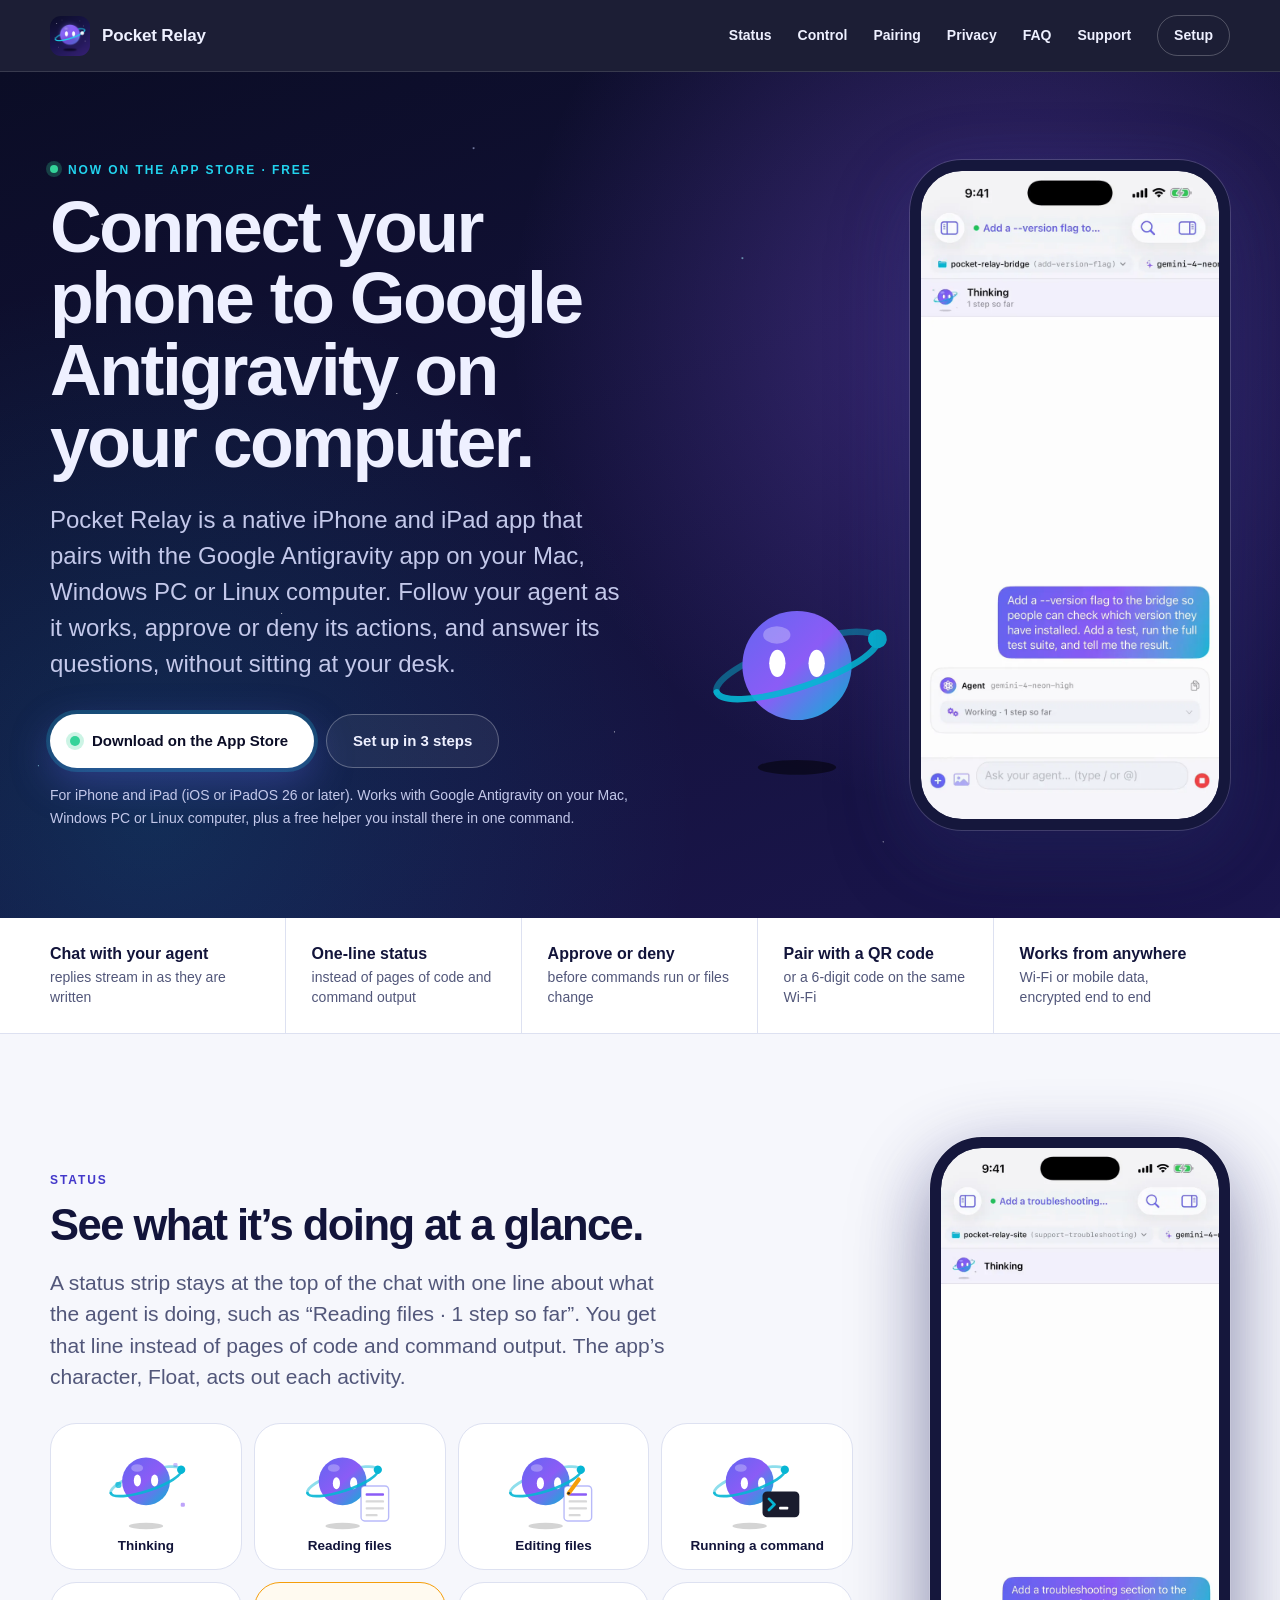
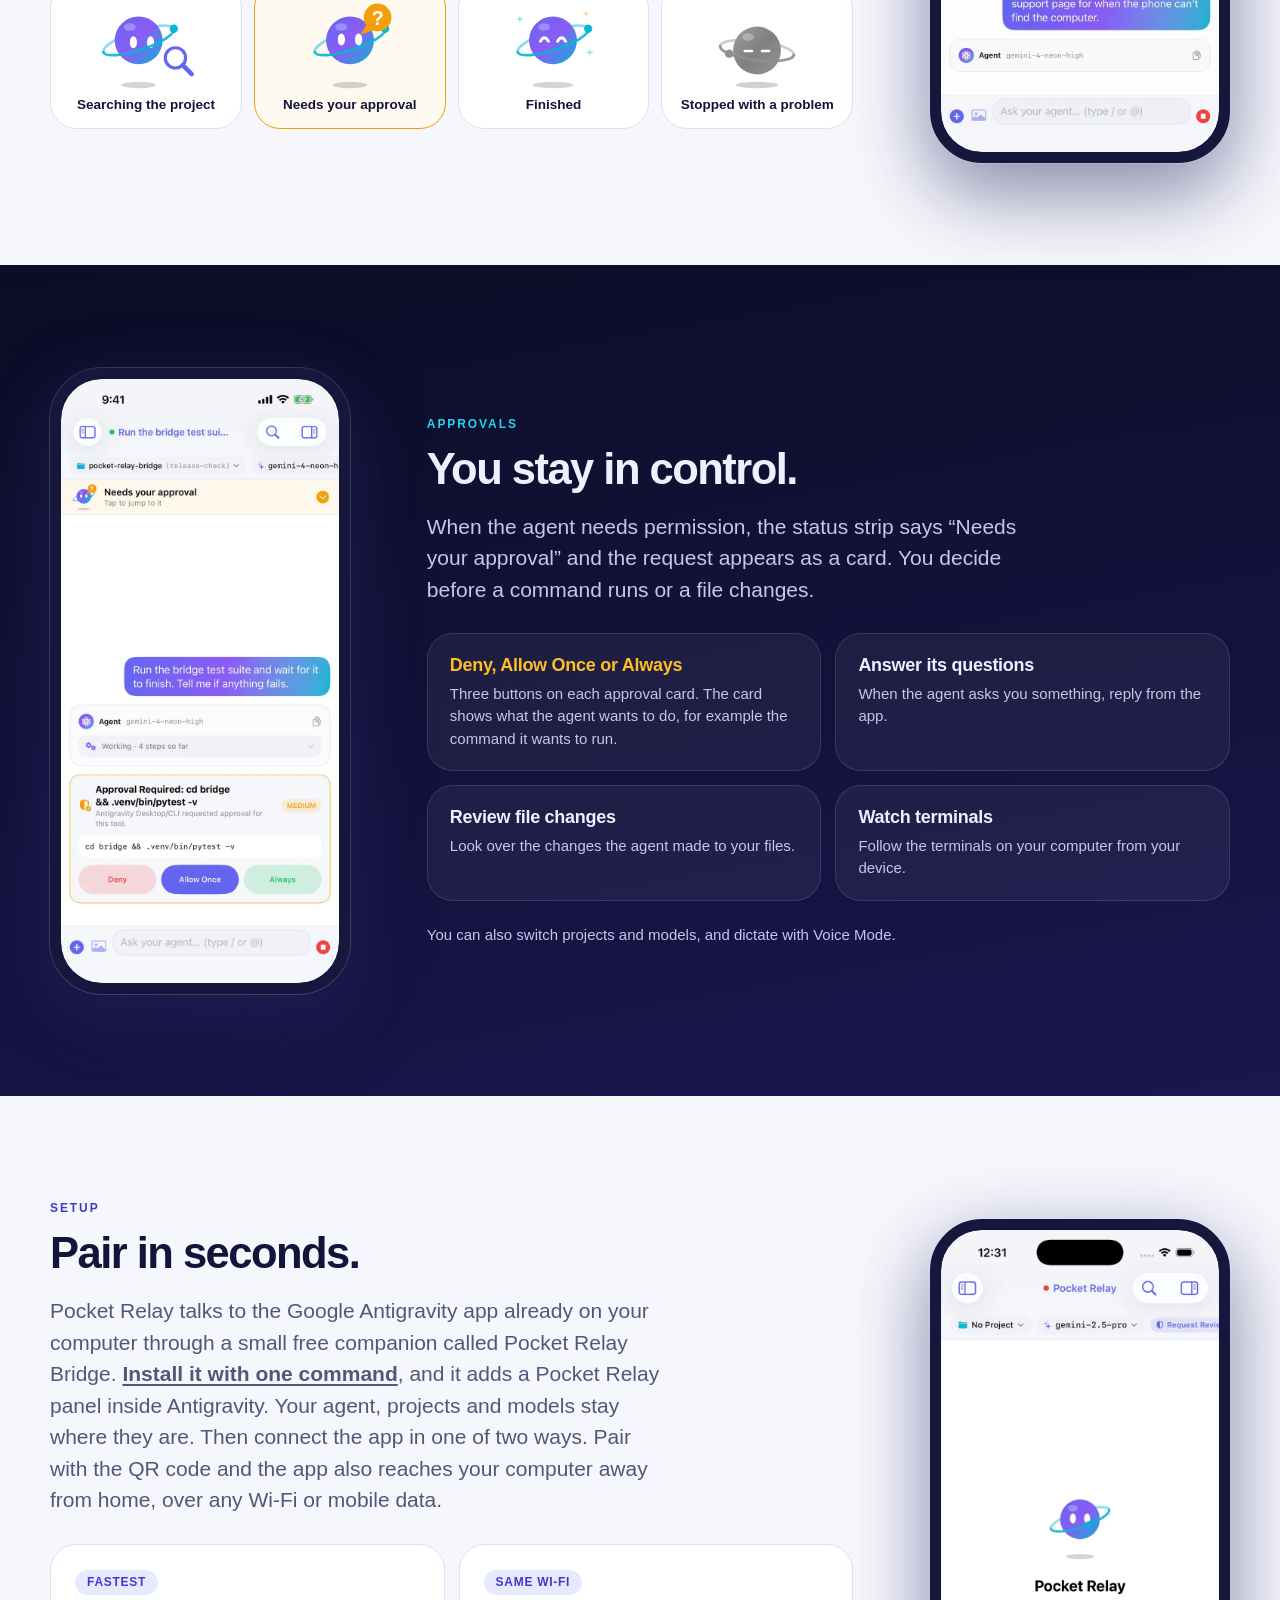
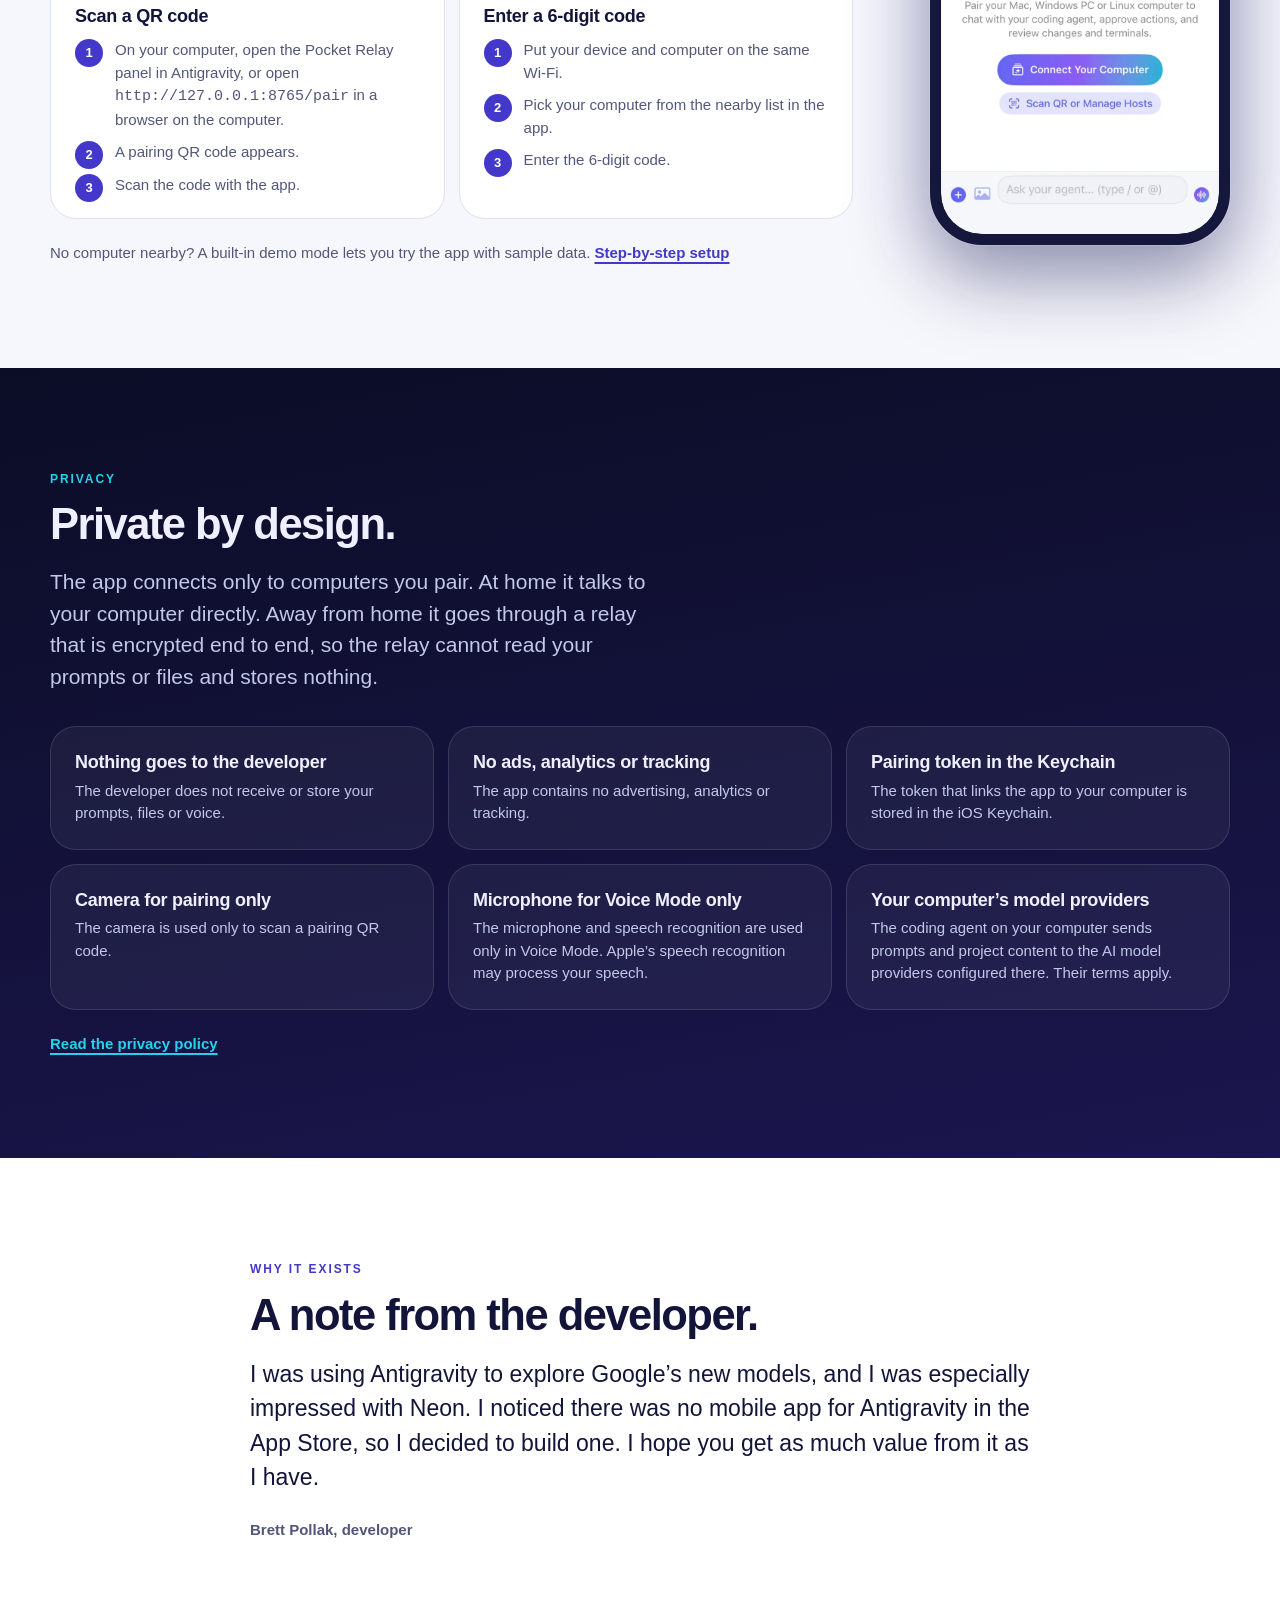
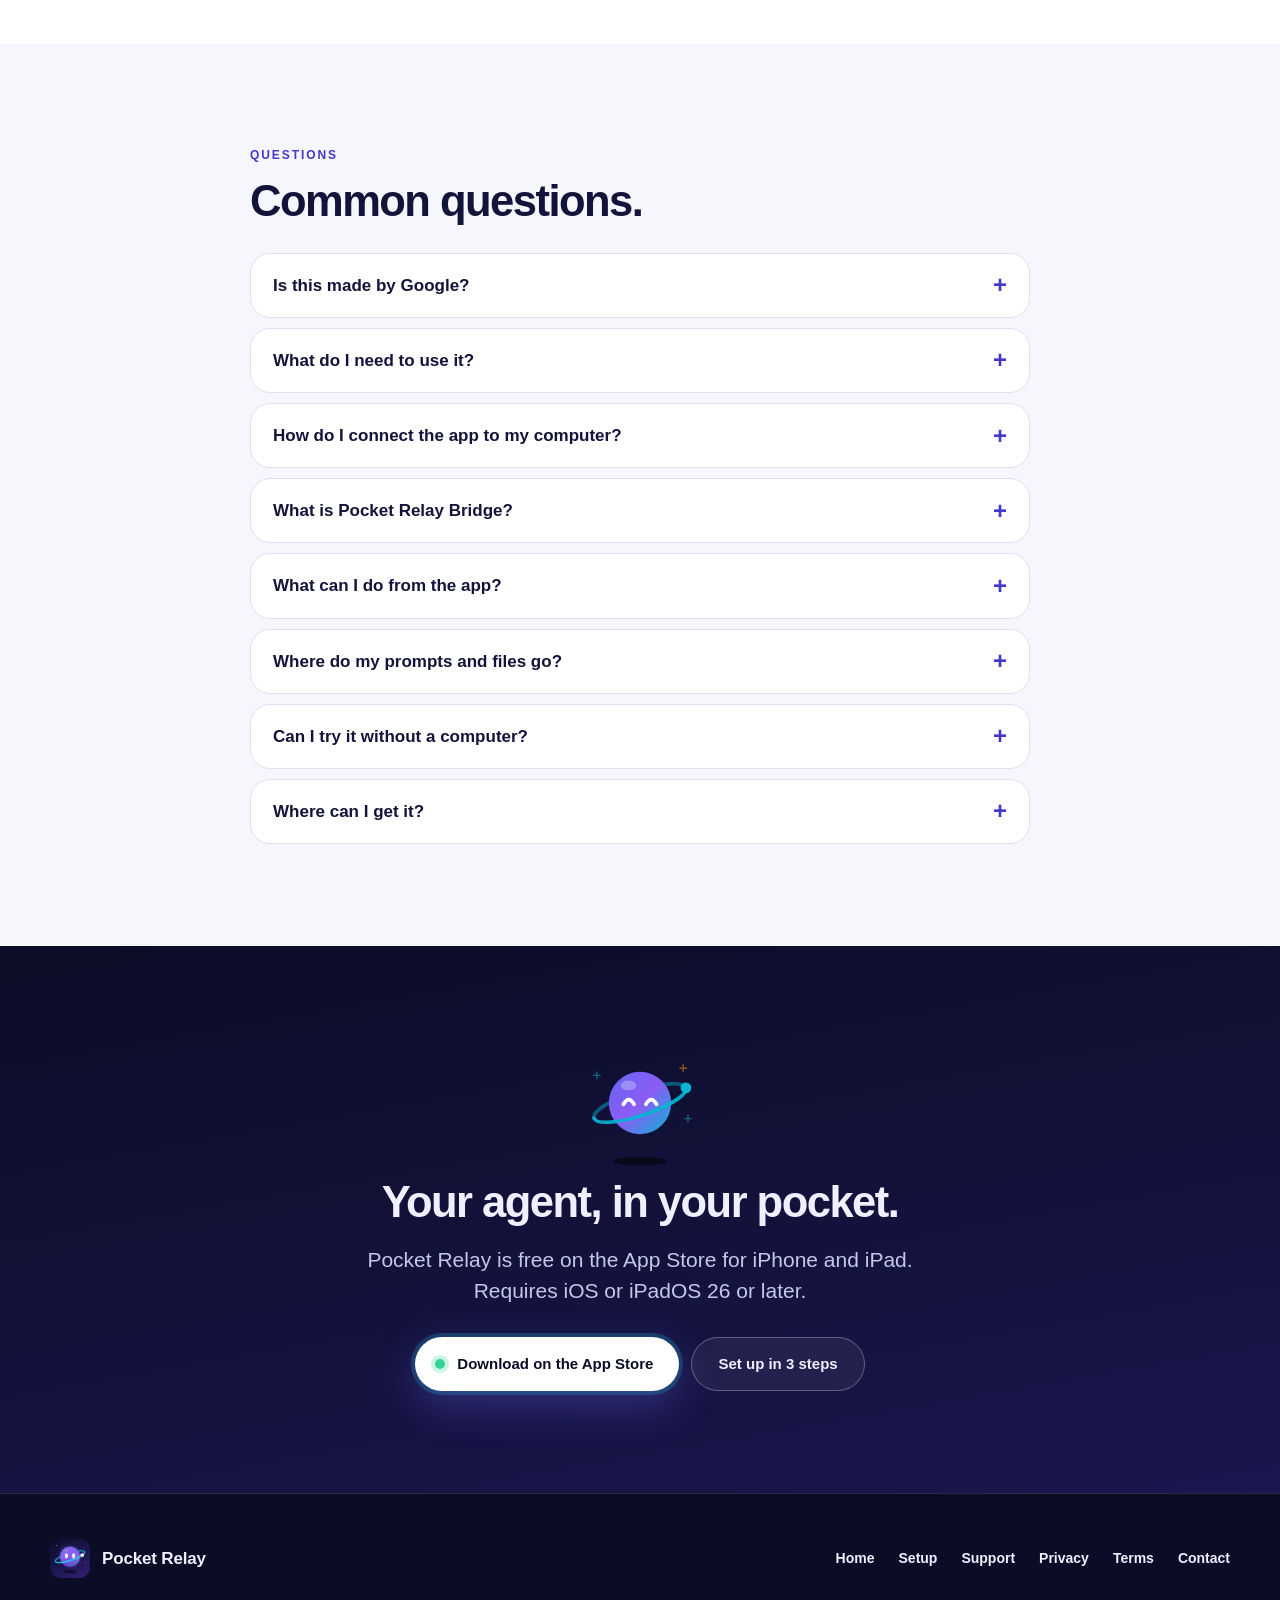
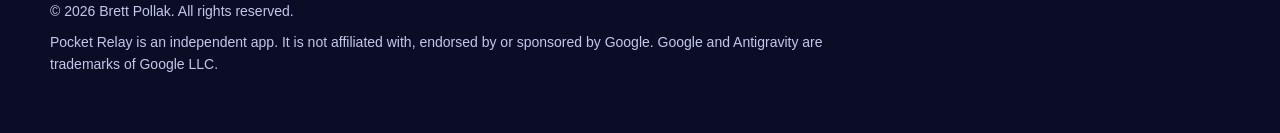
<file: index.html>
<!DOCTYPE html>
<html lang="en">
  <head>
    <meta charset="utf-8">
    <meta name="viewport" content="width=device-width, initial-scale=1">
    <meta name="theme-color" content="#0b0d26">
    <title>Pocket Relay: follow and steer Google Antigravity from iPhone and iPad</title>
    <meta name="description" content="Pocket Relay connects your iPhone or iPad to Google Antigravity running on your own computer. See what your agent is doing, approve or deny its actions, and answer its questions from anywhere. On the App Store for iPhone and iPad.">
    <meta name="robots" content="index, follow">
    <link rel="icon" type="image/png" sizes="64x64" href="assets/favicon.png">
    <link rel="apple-touch-icon" sizes="180x180" href="assets/apple-touch-icon.png">
    <link rel="stylesheet" href="assets/styles.css?v=setup1">

    <!-- SITE BASE URL: https://pocketrelay.app/
         Every absolute URL in this file is inside this block (down to END SITE BASE URL).
         To move the site, replace that base string here and in robots.txt and sitemap.xml. -->
    <link rel="canonical" href="https://pocketrelay.app/">
    <meta property="og:type" content="website">
    <meta property="og:site_name" content="Pocket Relay">
    <meta property="og:title" content="Pocket Relay: follow and steer Google Antigravity from iPhone and iPad">
    <meta property="og:description" content="Pocket Relay connects your iPhone or iPad to Google Antigravity running on your own computer. See what your agent is doing, approve or deny its actions, and answer its questions from anywhere. On the App Store for iPhone and iPad.">
    <meta property="og:url" content="https://pocketrelay.app/">
    <meta property="og:image" content="https://pocketrelay.app/assets/og.png">
    <meta property="og:image:width" content="1200">
    <meta property="og:image:height" content="630">
    <meta property="og:image:alt" content="The Pocket Relay app icon, a round violet character with a cyan ring, beside the name Pocket Relay.">
    <meta name="twitter:card" content="summary_large_image">
    <meta name="twitter:title" content="Pocket Relay: follow and steer Google Antigravity from iPhone and iPad">
    <meta name="twitter:description" content="Pocket Relay connects your iPhone or iPad to Google Antigravity running on your own computer. See what your agent is doing, approve or deny its actions, and answer its questions from anywhere. On the App Store for iPhone and iPad.">
    <meta name="twitter:image" content="https://pocketrelay.app/assets/og.png">
    <meta name="twitter:image:alt" content="The Pocket Relay app icon, a round violet character with a cyan ring, beside the name Pocket Relay.">
    <script type="application/ld+json">
{
  "@context": "https://schema.org",
  "@type": "SoftwareApplication",
  "name": "Pocket Relay",
  "applicationCategory": "DeveloperApplication",
  "operatingSystem": "iOS",
  "description": "A native iPhone and iPad app for following and steering the coding agent running on your own computer. It works with Google Antigravity on a Mac, Windows PC or Linux computer. Pocket Relay is an independent app and is not affiliated with Google.",
  "url": "https://pocketrelay.app/",
  "image": "https://pocketrelay.app/assets/app-icon-1024.png",
  "downloadUrl": "https://apps.apple.com/us/app/pocket-relay-for-antigravity/id6837743748",
  "datePublished": "2026-11-24",
  "offers": {
    "@type": "Offer",
    "price": "0",
    "priceCurrency": "USD"
  },
  "author": {
    "@type": "Person",
    "name": "Brett Pollak"
  }
}
    </script>
    <script type="application/ld+json">
{
  "@context": "https://schema.org",
  "@type": "FAQPage",
  "mainEntity": [
    {
      "@type": "Question",
      "name": "Is this made by Google?",
      "acceptedAnswer": {
        "@type": "Answer",
        "text": "No. Pocket Relay is an independent app. It is not affiliated with, endorsed by or sponsored by Google. Google and Antigravity are trademarks of Google LLC."
      }
    },
    {
      "@type": "Question",
      "name": "What do I need to use it?",
      "acceptedAnswer": {
        "@type": "Answer",
        "text": "An iPhone or iPad running iOS or iPadOS 26 or later, and a Mac, Windows PC or Linux computer running Google Antigravity with the Pocket Relay Bridge companion. The computer must be on, awake and connected to the internet."
      }
    },
    {
      "@type": "Question",
      "name": "How do I connect the app to my computer?",
      "acceptedAnswer": {
        "@type": "Answer",
        "text": "Scan the QR code shown on your computer, which is the fastest way. Or pick a nearby computer on the same Wi‑Fi and enter a 6‑digit code. Codes last 10 minutes."
      }
    },
    {
      "@type": "Question",
      "name": "What is Pocket Relay Bridge?",
      "acceptedAnswer": {
        "@type": "Answer",
        "text": "A small free companion that runs on your computer so the app can connect to Google Antigravity. You install it with one command from the Support page, and it adds a Pocket Relay panel inside Antigravity."
      }
    },
    {
      "@type": "Question",
      "name": "What can I do from the app?",
      "acceptedAnswer": {
        "@type": "Answer",
        "text": "Chat with your agent and see replies stream in, see a one-line status of what it is doing, approve or deny actions, answer the agent's questions, review file changes, watch terminals, switch projects and models, and dictate with Voice Mode."
      }
    },
    {
      "@type": "Question",
      "name": "Where do my prompts and files go?",
      "acceptedAnswer": {
        "@type": "Answer",
        "text": "It connects only to computers you pair: directly on your Wi‑Fi, or through an end-to-end encrypted relay when you are away. The relay cannot read what passes through and stores nothing. The developer does not receive or store your prompts, files or voice. The coding agent on your computer sends prompts and project content to the AI model providers configured on that computer, and their terms apply."
      }
    },
    {
      "@type": "Question",
      "name": "Can I try it without a computer?",
      "acceptedAnswer": {
        "@type": "Answer",
        "text": "Yes. A built-in demo mode lets you try the app with sample data. Nothing runs on a computer in demo mode."
      }
    },
    {
      "@type": "Question",
      "name": "Where can I get it?",
      "acceptedAnswer": {
        "@type": "Answer",
        "text": "Pocket Relay is free on the App Store for iPhone and iPad. It requires iOS or iPadOS 26 or later."
      }
    }
  ]
}
    </script>
    <!-- END SITE BASE URL -->
  </head>
  <body>
    <a class="skip-link" href="#main">Skip to content</a>
    <svg class="visually-hidden" width="0" height="0" aria-hidden="true" focusable="false"><defs><linearGradient id="float-body" x1="0" y1="0" x2="1" y2="1"><stop offset="0" stop-color="#6366f1"/><stop offset="0.5" stop-color="#8b5cf6"/><stop offset="1" stop-color="#06b6d4"/></linearGradient><linearGradient id="float-grey" x1="0" y1="0" x2="1" y2="1"><stop offset="0" stop-color="#9e9e9e"/><stop offset="0.5" stop-color="#808080"/><stop offset="1" stop-color="#949494"/></linearGradient></defs></svg>
    <header class="site-header">
      <a class="brand" href="./" aria-label="Pocket Relay home"><img src="assets/apple-touch-icon.png" width="40" height="40" alt=""><span>Pocket Relay</span></a>
      <nav aria-label="Primary"><a class="nav-anchor" href="#status">Status</a><a class="nav-anchor" href="#control">Control</a><a class="nav-anchor" href="#pairing">Pairing</a><a class="nav-anchor" href="#privacy">Privacy</a><a class="nav-anchor" href="#faq">FAQ</a><a class="nav-anchor" href="support/">Support</a><a class="nav-pill" href="setup/">Setup</a></nav>
    </header>

    <main id="main">
      <section class="hero on-dark">
        <div class="shell hero-grid">
          <div class="hero-copy">
            <p class="eyebrow"><span class="live-dot" aria-hidden="true"></span>Now on the App Store · Free</p>
            <h1>Connect your phone to Google Antigravity on your computer.</h1>
            <p class="lede">Pocket Relay is a native iPhone and iPad app that pairs with the Google Antigravity app on your Mac, Windows PC or Linux computer. Follow your agent as it works, approve or deny its actions, and answer its questions, without sitting at your desk.</p>
            <div class="cta-row"><a class="soon-pill" href="https://apps.apple.com/us/app/pocket-relay-for-antigravity/id6837743748">Download on the App Store</a><a class="button ghost" href="setup/">Set up in 3 steps</a></div><p class="cta-note">For iPhone and iPad (iOS or iPadOS 26 or later). Works with Google Antigravity on your Mac, Windows PC or Linux computer, plus a free helper you install there in one command.</p>
          </div>
          <div class="hero-visual">
            <div class="hero-float"><svg class="float float--idle" viewBox="0 0 100 100" width="100" height="100" aria-hidden="true" focusable="false"><ellipse class="fl-shadow" cx="50" cy="93.5" rx="22" ry="3.5"/><g class="fl-bob"><g transform="translate(50 45) rotate(-18.33)"><path class="fl-ring fl-ring--far" d="M-40.3 0A40.3 10.4 0 0 1 40.3 0"/><g class="fl-moon fl-moon--far"><g class="fl-mx" transform="translate(40.3 0)"><g class="fl-my"><circle r="4.5"/></g></g></g></g><circle cx="50" cy="45" r="26" fill="url(#float-body)"/><ellipse cx="40.38" cy="30.44" rx="6.5" ry="4.16" fill="#fff" fill-opacity="0.28"/><g class="fl-look"><ellipse class="fl-eye" cx="40.64" cy="43.96" rx="3.9" ry="6.5"/><ellipse class="fl-eye" cx="59.36" cy="43.96" rx="3.9" ry="6.5"/></g><g transform="translate(50 45) rotate(-18.33)"><path class="fl-ring fl-ring--near" d="M40.3 0A40.3 10.4 0 0 1 -40.3 0"/><g class="fl-moon fl-moon--near"><g class="fl-mx" transform="translate(40.3 0)"><g class="fl-my"><circle r="4.5"/></g></g></g></g></g></svg></div>
            <div class="phone"><video class="phone-video" width="736" height="1600" autoplay muted loop playsinline preload="auto" poster="assets/video-hero-v2-poster.webp" aria-label="Pocket Relay on iPhone during a real session. The agent is asked to add a --version flag to the Pocket Relay Bridge, add a test and run the test suite. The status strip moves through Thinking and Editing files, one approval card asks to run the tests and is allowed, and the agent finishes: 43 tests passed. The Changes view then shows two changed files and the code diff."><source src="assets/video-hero-v3.mp4" type="video/mp4"></video></div>
          </div>
        </div>
      </section>

      <section class="strip" aria-label="What Pocket Relay does">
        <ul class="shell strip-grid">
          <li><strong>Chat with your agent</strong><span>replies stream in as they are written</span></li>
          <li><strong>One-line status</strong><span>instead of pages of code and command output</span></li>
          <li><strong>Approve or deny</strong><span>before commands run or files change</span></li>
          <li><strong>Pair with a QR code</strong><span>or a 6‑digit code on the same Wi‑Fi</span></li>
          <li><strong>Works from anywhere</strong><span>Wi‑Fi or mobile data, encrypted end to end</span></li>
        </ul>
      </section>

      <section id="status" class="band light">
        <div class="shell feature-grid">
          <div class="feature-copy">
            <p class="eyebrow">Status</p>
            <h2>See what it’s doing at a glance.</h2>
            <p class="lede">A status strip stays at the top of the chat with one line about what the agent is doing, such as “Reading files · 1 step so far”. You get that line instead of pages of code and command output. The app’s character, Float, acts out each activity.</p>
            <ul class="poses" aria-label="What Float shows for each activity"><li><svg class="float float--thinking" viewBox="0 0 100 100" width="100" height="100" aria-hidden="true" focusable="false"><ellipse class="fl-shadow" cx="50" cy="93.5" rx="22" ry="3.5"/><rect class="fl-bit" x="6.75" y="88.75" width="6.5" height="6.5" rx="1.95" fill="#06b6d4" opacity="0" transform="translate(0 -0)" style="animation-delay:-0s"/><rect class="fl-bit" x="87.75" y="89.75" width="4.5" height="4.5" rx="1.35" fill="#8b5cf6" opacity="0.56" transform="translate(0 -21.6)" style="animation-delay:-0.6s"/><rect class="fl-bit" x="16.75" y="88.75" width="6.5" height="6.5" rx="1.95" fill="#06b6d4" opacity="0.74" transform="translate(0 -43.2)" style="animation-delay:-1.2s"/><rect class="fl-bit" x="79.75" y="89.75" width="4.5" height="4.5" rx="1.35" fill="#8b5cf6" opacity="0.42" transform="translate(0 -64.8)" style="animation-delay:-1.8s"/><g class="fl-bob"><g transform="translate(50 45) rotate(-18.33)"><path class="fl-ring fl-ring--far" d="M-40.3 0A40.3 10.4 0 0 1 40.3 0"/><g class="fl-moon fl-moon--far"><g class="fl-mx" transform="translate(40.3 0)"><g class="fl-my"><circle r="4.5"/></g></g></g></g><circle cx="50" cy="45" r="26" fill="url(#float-body)"/><ellipse cx="40.38" cy="30.44" rx="6.5" ry="4.16" fill="#fff" fill-opacity="0.28"/><g class="fl-look"><ellipse class="fl-eye" cx="40.64" cy="43.96" rx="3.9" ry="6.5"/><ellipse class="fl-eye" cx="59.36" cy="43.96" rx="3.9" ry="6.5"/></g><g transform="translate(50 45) rotate(-18.33)"><path class="fl-ring fl-ring--near" d="M40.3 0A40.3 10.4 0 0 1 -40.3 0"/><g class="fl-moon fl-moon--near"><g class="fl-mx" transform="translate(40.3 0)"><g class="fl-my"><circle r="4.5"/></g></g></g></g></g></svg><span>Thinking</span></li><li><svg class="float float--reading" viewBox="0 0 100 100" width="100" height="100" aria-hidden="true" focusable="false"><ellipse class="fl-shadow" cx="42" cy="93.5" rx="22" ry="3.5"/><g class="fl-bob"><g transform="translate(42 45) rotate(-18.33)"><path class="fl-ring fl-ring--far" d="M-40.3 0A40.3 10.4 0 0 1 40.3 0"/><g class="fl-moon fl-moon--far"><g class="fl-mx" transform="translate(40.3 0)"><g class="fl-my"><circle r="4.5"/></g></g></g></g><circle cx="42" cy="45" r="26" fill="url(#float-body)"/><ellipse cx="32.38" cy="30.44" rx="6.5" ry="4.16" fill="#fff" fill-opacity="0.28"/><g class="fl-look" transform="translate(2.6 0)"><ellipse class="fl-eye" cx="32.64" cy="47.08" rx="3.9" ry="6.5"/><ellipse class="fl-eye" cx="51.36" cy="47.08" rx="3.9" ry="6.5"/></g><g transform="translate(42 45) rotate(-18.33)"><path class="fl-ring fl-ring--near" d="M40.3 0A40.3 10.4 0 0 1 -40.3 0"/><g class="fl-moon fl-moon--near"><g class="fl-mx" transform="translate(40.3 0)"><g class="fl-my"><circle r="4.5"/></g></g></g></g></g><g class="fl-prop"><rect x="62" y="50" width="30" height="38" rx="4" fill="#fff" stroke="#6366f1" stroke-opacity="0.45" stroke-width="1.5"/><rect class="fl-line fl-line--first" x="67" y="58" width="20" height="2.5" rx="1" style="animation-delay:0s"/><rect class="fl-line" x="67" y="65.5" width="20" height="2.5" rx="1" style="animation-delay:0.45s"/><rect class="fl-line" x="67" y="73" width="20" height="2.5" rx="1" style="animation-delay:0.91s"/><rect class="fl-line" x="67" y="80.5" width="13" height="2.5" rx="1" style="animation-delay:1.36s"/></g></svg><span>Reading files</span></li><li><svg class="float float--editing" viewBox="0 0 100 100" width="100" height="100" aria-hidden="true" focusable="false"><ellipse class="fl-shadow" cx="42" cy="93.5" rx="22" ry="3.5"/><g class="fl-bob"><g transform="translate(42 45) rotate(-18.33)"><path class="fl-ring fl-ring--far" d="M-40.3 0A40.3 10.4 0 0 1 40.3 0"/><g class="fl-moon fl-moon--far"><g class="fl-mx" transform="translate(40.3 0)"><g class="fl-my"><circle r="4.5"/></g></g></g></g><circle cx="42" cy="45" r="26" fill="url(#float-body)"/><ellipse cx="32.38" cy="30.44" rx="6.5" ry="4.16" fill="#fff" fill-opacity="0.28"/><g class="fl-look" transform="translate(3.64 0)"><ellipse class="fl-eye" cx="32.64" cy="47.08" rx="3.9" ry="6.5"/><ellipse class="fl-eye" cx="51.36" cy="47.08" rx="3.9" ry="6.5"/></g><g transform="translate(42 45) rotate(-18.33)"><path class="fl-ring fl-ring--near" d="M40.3 0A40.3 10.4 0 0 1 -40.3 0"/><g class="fl-moon fl-moon--near"><g class="fl-mx" transform="translate(40.3 0)"><g class="fl-my"><circle r="4.5"/></g></g></g></g></g><g class="fl-prop"><rect x="62" y="50" width="30" height="38" rx="4" fill="#fff" stroke="#6366f1" stroke-opacity="0.45" stroke-width="1.5"/><rect class="fl-line fl-line--first" x="67" y="58" width="20" height="2.5" rx="1" style="animation-delay:0s"/><rect class="fl-line" x="67" y="65.5" width="20" height="2.5" rx="1" style="animation-delay:0.45s"/><rect class="fl-line" x="67" y="73" width="20" height="2.5" rx="1" style="animation-delay:0.91s"/><rect class="fl-line" x="67" y="80.5" width="13" height="2.5" rx="1" style="animation-delay:1.36s"/><g class="fl-pen-y"><g class="fl-pen-x"><path d="M67 58L78 43" fill="none" stroke="#f59e0b" stroke-width="4.5" stroke-linecap="round"/><circle cx="67" cy="58" r="1.5" fill="#333"/></g></g></g></svg><span>Editing files</span></li><li><svg class="float float--command" viewBox="0 0 100 100" width="100" height="100" aria-hidden="true" focusable="false"><ellipse class="fl-shadow" cx="42" cy="93.5" rx="22" ry="3.5"/><g class="fl-bob"><g transform="translate(42 45) rotate(-18.33)"><path class="fl-ring fl-ring--far" d="M-40.3 0A40.3 10.4 0 0 1 40.3 0"/><g class="fl-moon fl-moon--far"><g class="fl-mx" transform="translate(40.3 0)"><g class="fl-my"><circle r="4.5"/></g></g></g></g><circle cx="42" cy="45" r="26" fill="url(#float-body)"/><ellipse cx="32.38" cy="30.44" rx="6.5" ry="4.16" fill="#fff" fill-opacity="0.28"/><g class="fl-look" transform="translate(3.64 0)"><ellipse class="fl-eye" cx="32.64" cy="47.08" rx="3.9" ry="6.5"/><ellipse class="fl-eye" cx="51.36" cy="47.08" rx="3.9" ry="6.5"/></g><g transform="translate(42 45) rotate(-18.33)"><path class="fl-ring fl-ring--near" d="M40.3 0A40.3 10.4 0 0 1 -40.3 0"/><g class="fl-moon fl-moon--near"><g class="fl-mx" transform="translate(40.3 0)"><g class="fl-my"><circle r="4.5"/></g></g></g></g></g><g class="fl-prop"><rect x="56" y="56" width="40" height="28" rx="5" fill="#1a1c2e"/><path d="M63 64L69 70L63 76" fill="none" stroke="#06b6d4" stroke-width="3" stroke-linecap="round" stroke-linejoin="round"/><rect class="fl-cursor" x="74" y="72.5" width="10" height="3" rx="1" fill="#fff"/></g></svg><span>Running a command</span></li><li><svg class="float float--searching" viewBox="0 0 100 100" width="100" height="100" aria-hidden="true" focusable="false"><ellipse class="fl-shadow" cx="42" cy="93.5" rx="22" ry="3.5"/><g class="fl-bob"><g transform="translate(42 45) rotate(-18.33)"><path class="fl-ring fl-ring--far" d="M-40.3 0A40.3 10.4 0 0 1 40.3 0"/><g class="fl-moon fl-moon--far"><g class="fl-mx" transform="translate(40.3 0)"><g class="fl-my"><circle r="4.5"/></g></g></g></g><circle cx="42" cy="45" r="26" fill="url(#float-body)"/><ellipse cx="32.38" cy="30.44" rx="6.5" ry="4.16" fill="#fff" fill-opacity="0.28"/><g class="fl-look" transform="translate(3.64 0)"><ellipse class="fl-eye" cx="32.64" cy="47.08" rx="3.9" ry="6.5"/><ellipse class="fl-eye" cx="51.36" cy="47.08" rx="3.9" ry="6.5"/></g><g transform="translate(42 45) rotate(-18.33)"><path class="fl-ring fl-ring--near" d="M40.3 0A40.3 10.4 0 0 1 -40.3 0"/><g class="fl-moon fl-moon--near"><g class="fl-mx" transform="translate(40.3 0)"><g class="fl-my"><circle r="4.5"/></g></g></g></g></g><g transform="translate(76 64)"><g class="fl-sx" transform="translate(6 0)"><g class="fl-sy"><circle r="11" fill="#fff" fill-opacity="0.75" stroke="#6366f1" stroke-width="3.5"/><path d="M7.92 7.92L17.6 17.6" fill="none" stroke="#6366f1" stroke-width="5" stroke-linecap="round"/></g></g></g></svg><span>Searching the project</span></li><li class="needs-you"><svg class="float float--waiting" viewBox="0 0 100 100" width="100" height="100" aria-hidden="true" focusable="false"><ellipse class="fl-shadow" cx="50" cy="93.5" rx="22" ry="3.5"/><g class="fl-bob"><g transform="translate(50 45) rotate(-18.33)"><path class="fl-ring fl-ring--far" d="M-40.3 0A40.3 10.4 0 0 1 40.3 0"/><g class="fl-moon fl-moon--far"><g class="fl-mx" transform="translate(40.3 0)"><g class="fl-my"><circle r="4.5"/></g></g></g></g><circle cx="50" cy="45" r="26" fill="url(#float-body)"/><ellipse cx="40.38" cy="30.44" rx="6.5" ry="4.16" fill="#fff" fill-opacity="0.28"/><g class="fl-look"><ellipse class="fl-eye" cx="40.64" cy="43.96" rx="3.9" ry="6.5"/><ellipse class="fl-eye" cx="59.36" cy="43.96" rx="3.9" ry="6.5"/></g><g transform="translate(50 45) rotate(-18.33)"><path class="fl-ring fl-ring--near" d="M40.3 0A40.3 10.4 0 0 1 -40.3 0"/><g class="fl-moon fl-moon--near"><g class="fl-mx" transform="translate(40.3 0)"><g class="fl-my"><circle r="4.5"/></g></g></g></g></g><g class="fl-ask"><circle cx="80" cy="20" r="15" fill="#f59e0b"/><path d="M68.75 26.75L61.25 38.75L77.75 33.5Z" fill="#f59e0b"/><text x="80" y="20.5" text-anchor="middle" dominant-baseline="central">?</text></g></svg><span>Needs your approval</span></li><li><svg class="float float--done" viewBox="0 0 100 100" width="100" height="100" aria-hidden="true" focusable="false"><ellipse class="fl-shadow" cx="50" cy="93.5" rx="22" ry="3.5"/><g class="fl-bob"><g transform="translate(50 45) rotate(-18.33)"><path class="fl-ring fl-ring--far" d="M-40.3 0A40.3 10.4 0 0 1 40.3 0"/><g class="fl-moon fl-moon--far"><g class="fl-mx" transform="translate(40.3 0)"><g class="fl-my"><circle r="4.5"/></g></g></g></g><circle cx="50" cy="45" r="26" fill="url(#float-body)"/><ellipse cx="40.38" cy="30.44" rx="6.5" ry="4.16" fill="#fff" fill-opacity="0.28"/><path class="fl-eye-line" stroke-width="3.12" d="M36.22 46.04Q40.64 38.24 45.06 46.04"/><path class="fl-eye-line" stroke-width="3.12" d="M54.94 46.04Q59.36 38.24 63.78 46.04"/><g transform="translate(50 45) rotate(-18.33)"><path class="fl-ring fl-ring--near" d="M40.3 0A40.3 10.4 0 0 1 -40.3 0"/><g class="fl-moon fl-moon--near"><g class="fl-mx" transform="translate(40.3 0)"><g class="fl-my"><circle r="4.5"/></g></g></g></g></g><path class="fl-spark" d="M7 22H21M14 15V29" stroke="#06b6d4" style="transform-origin:14px 22px;animation-delay:-0s"/><path class="fl-spark" d="M79 16H93M86 9V23" stroke="#f59e0b" style="transform-origin:86px 16px;animation-delay:-0.41s"/><path class="fl-spark" d="M83 58H97M90 51V65" stroke="#06b6d4" style="transform-origin:90px 58px;animation-delay:-0.81s"/></svg><span>Finished</span></li><li><svg class="float float--failed" viewBox="0 0 100 100" width="100" height="100" aria-hidden="true" focusable="false"><ellipse class="fl-shadow" cx="50" cy="93.5" rx="22" ry="3.5"/><g class="fl-bob"><g transform="translate(50 56) rotate(6.88)"><path class="fl-ring fl-ring--far" d="M-40.3 0A40.3 10.4 0 0 1 40.3 0"/></g><circle cx="50" cy="56" r="26" fill="url(#float-grey)"/><ellipse cx="40.38" cy="41.44" rx="6.5" ry="4.16" fill="#fff" fill-opacity="0.28"/><path class="fl-eye-line" stroke-width="2.86" d="M36.74 56.52H44.54"/><path class="fl-eye-line" stroke-width="2.86" d="M55.46 56.52H63.26"/><g transform="translate(50 56) rotate(6.88)"><path class="fl-ring fl-ring--near" d="M40.3 0A40.3 10.4 0 0 1 -40.3 0"/><circle class="fl-moon" cx="-29.72" cy="7.02" r="4.5"/></g></g></svg><span>Stopped with a problem</span></li></ul>
          </div>
          <div class="feature-visual">
            <div class="phone"><video class="phone-video" width="736" height="1600" autoplay muted loop playsinline preload="metadata" poster="assets/video-status-v2-poster.webp" aria-label="A real session asking the agent to add a troubleshooting section to the support page. The status strip at the top moves through Thinking, Running a command, Editing files and Finished while the agent works."><source src="assets/video-status-v2.mp4" type="video/mp4"></video></div>
          </div>
        </div>
      </section>

      <section id="control" class="band dark on-dark">
        <div class="shell feature-grid flip">
          <div class="feature-copy">
            <p class="eyebrow">Approvals</p>
            <h2>You stay in control.</h2>
            <p class="lede">When the agent needs permission, the status strip says “Needs your approval” and the request appears as a card. You decide before a command runs or a file changes.</p>
            <div class="points">
              <div class="needs-you"><h3>Deny, Allow Once or Always</h3><p>Three buttons on each approval card. The card shows what the agent wants to do, for example the command it wants to run.</p></div>
              <div><h3>Answer its questions</h3><p>When the agent asks you something, reply from the app.</p></div>
              <div><h3>Review file changes</h3><p>Look over the changes the agent made to your files.</p></div>
              <div><h3>Watch terminals</h3><p>Follow the terminals on your computer from your device.</p></div>
            </div>
            <p class="aside-note">You can also switch projects and models, and dictate with Voice Mode.</p>
          </div>
          <div class="feature-visual">
            <div class="phone"><picture><source type="image/webp" srcset="assets/screen-approval-real.webp"><img src="assets/screen-approval-real.png" width="736" height="1600" loading="lazy" decoding="async" alt="Pocket Relay chat screen during a real test run. The status strip reads Needs your approval, Tap to jump to it. An approval card shows the command cd bridge and .venv/bin/pytest -v with three buttons: Deny, Allow Once and Always."></picture></div>
          </div>
        </div>
      </section>

      <section id="pairing" class="band light">
        <div class="shell feature-grid">
          <div class="feature-copy">
            <p class="eyebrow">Setup</p>
            <h2>Pair in seconds.</h2>
            <p class="lede">Pocket Relay talks to the Google Antigravity app already on your computer through a small free companion called Pocket Relay Bridge. <a href="setup/">Install it with one command</a>, and it adds a Pocket Relay panel inside Antigravity. Your agent, projects and models stay where they are. Then connect the app in one of two ways. Pair with the QR code and the app also reaches your computer away from home, over any Wi‑Fi or mobile data.</p>
            <div class="pair-methods">
              <div>
                <span class="tag">Fastest</span>
                <h3>Scan a QR code</h3>
                <ol class="steps">
                  <li>On your computer, open the Pocket Relay panel in Antigravity, or open <code>http://127.0.0.1:8765/pair</code> in a browser on the computer.</li>
                  <li>A pairing QR code appears.</li>
                  <li>Scan the code with the app.</li>
                </ol>
              </div>
              <div>
                <span class="tag">Same Wi‑Fi</span>
                <h3>Enter a 6‑digit code</h3>
                <ol class="steps">
                  <li>Put your device and computer on the same Wi‑Fi.</li>
                  <li>Pick your computer from the nearby list in the app.</li>
                  <li>Enter the 6‑digit code.</li>
                </ol>
              </div>
            </div>
            <p class="aside-note">No computer nearby? A built-in demo mode lets you try the app with sample data. <a class="text-link" href="setup/">Step-by-step setup</a></p>
          </div>
          <div class="feature-visual">
            <div class="phone"><picture><source type="image/webp" srcset="assets/screen-welcome.webp"><img src="assets/screen-welcome.png" width="736" height="1600" loading="lazy" decoding="async" alt="Pocket Relay welcome screen showing the Float character and the heading Connect Your Computer."></picture></div>
          </div>
        </div>
      </section>

      <section id="privacy" class="band dark on-dark">
        <div class="shell">
          <div class="privacy-head">
            <p class="eyebrow">Privacy</p>
            <h2>Private by design.</h2>
            <p class="lede">The app connects only to computers you pair. At home it talks to your computer directly. Away from home it goes through a relay that is encrypted end to end, so the relay cannot read your prompts or files and stores nothing.</p>
          </div>
          <div class="privacy-grid">
            <div><h3>Nothing goes to the developer</h3><p>The developer does not receive or store your prompts, files or voice.</p></div>
            <div><h3>No ads, analytics or tracking</h3><p>The app contains no advertising, analytics or tracking.</p></div>
            <div><h3>Pairing token in the Keychain</h3><p>The token that links the app to your computer is stored in the iOS Keychain.</p></div>
            <div><h3>Camera for pairing only</h3><p>The camera is used only to scan a pairing QR code.</p></div>
            <div><h3>Microphone for Voice Mode only</h3><p>The microphone and speech recognition are used only in Voice Mode. Apple’s speech recognition may process your speech.</p></div>
            <div><h3>Your computer’s model providers</h3><p>The coding agent on your computer sends prompts and project content to the AI model providers configured there. Their terms apply.</p></div>
          </div>
          <p class="aside-note"><a class="text-link" href="privacy/">Read the privacy policy</a></p>
        </div>
      </section>

      <section id="why" class="band white">
        <div class="shell narrow why">
          <p class="eyebrow">Why it exists</p>
          <h2>A note from the developer.</h2>
          <p class="note">I was using Antigravity to explore Google’s new models, and I was especially impressed with Neon. I noticed there was no mobile app for Antigravity in the App Store, so I decided to build one. I hope you get as much value from it as I have.</p>
          <p class="signature">Brett Pollak, developer</p>
        </div>
      </section>

      <section id="faq" class="band light">
        <div class="shell narrow">
          <p class="eyebrow">Questions</p>
          <h2>Common questions.</h2>
          <div class="faq-list"><details><summary>Is this made by Google?</summary><p>No. Pocket Relay is an independent app. It is not affiliated with, endorsed by or sponsored by Google. Google and Antigravity are trademarks of Google LLC.</p></details><details><summary>What do I need to use it?</summary><p>An iPhone or iPad running iOS or iPadOS 26 or later, and a Mac, Windows PC or Linux computer running Google Antigravity with the Pocket Relay Bridge companion. The computer must be on, awake and connected to the internet.</p></details><details><summary>How do I connect the app to my computer?</summary><p>Scan the QR code shown on your computer, which is the fastest way. Or pick a nearby computer on the same Wi‑Fi and enter a 6‑digit code. Codes last 10 minutes.</p></details><details><summary>What is Pocket Relay Bridge?</summary><p>A small free companion that runs on your computer so the app can connect to Google Antigravity. You <a href="setup/">install it with one command</a>, and it adds a Pocket Relay panel inside Antigravity.</p></details><details><summary>What can I do from the app?</summary><p>Chat with your agent and see replies stream in, see a one-line status of what it is doing, approve or deny actions, answer the agent&#x27;s questions, review file changes, watch terminals, switch projects and models, and dictate with Voice Mode.</p></details><details><summary>Where do my prompts and files go?</summary><p>It connects only to computers you pair: directly on your Wi‑Fi, or through an end-to-end encrypted relay when you are away. The relay cannot read what passes through and stores nothing. The developer does not receive or store your prompts, files or voice. The coding agent on your computer sends prompts and project content to the AI model providers configured on that computer, and their terms apply.</p></details><details><summary>Can I try it without a computer?</summary><p>Yes. A built-in demo mode lets you try the app with sample data. Nothing runs on a computer in demo mode.</p></details><details><summary>Where can I get it?</summary><p>Pocket Relay is free on the App Store for iPhone and iPad. It requires iOS or iPadOS 26 or later.</p></details></div>
        </div>
      </section>

      <section class="band dark on-dark closing">
        <div class="shell">
          <div class="closing-float"><svg class="float float--done" viewBox="0 0 100 100" width="100" height="100" aria-hidden="true" focusable="false"><ellipse class="fl-shadow" cx="50" cy="93.5" rx="22" ry="3.5"/><g class="fl-bob"><g transform="translate(50 45) rotate(-18.33)"><path class="fl-ring fl-ring--far" d="M-40.3 0A40.3 10.4 0 0 1 40.3 0"/><g class="fl-moon fl-moon--far"><g class="fl-mx" transform="translate(40.3 0)"><g class="fl-my"><circle r="4.5"/></g></g></g></g><circle cx="50" cy="45" r="26" fill="url(#float-body)"/><ellipse cx="40.38" cy="30.44" rx="6.5" ry="4.16" fill="#fff" fill-opacity="0.28"/><path class="fl-eye-line" stroke-width="3.12" d="M36.22 46.04Q40.64 38.24 45.06 46.04"/><path class="fl-eye-line" stroke-width="3.12" d="M54.94 46.04Q59.36 38.24 63.78 46.04"/><g transform="translate(50 45) rotate(-18.33)"><path class="fl-ring fl-ring--near" d="M40.3 0A40.3 10.4 0 0 1 -40.3 0"/><g class="fl-moon fl-moon--near"><g class="fl-mx" transform="translate(40.3 0)"><g class="fl-my"><circle r="4.5"/></g></g></g></g></g><path class="fl-spark" d="M7 22H21M14 15V29" stroke="#06b6d4" style="transform-origin:14px 22px;animation-delay:-0s"/><path class="fl-spark" d="M79 16H93M86 9V23" stroke="#f59e0b" style="transform-origin:86px 16px;animation-delay:-0.41s"/><path class="fl-spark" d="M83 58H97M90 51V65" stroke="#06b6d4" style="transform-origin:90px 58px;animation-delay:-0.81s"/></svg></div>
          <h2>Your agent, in your pocket.</h2>
          <p class="lede">Pocket Relay is free on the App Store for iPhone and iPad. Requires iOS or iPadOS 26 or later.</p>
          <div class="cta-row"><a class="soon-pill" href="https://apps.apple.com/us/app/pocket-relay-for-antigravity/id6837743748">Download on the App Store</a><a class="button ghost" href="setup/">Set up in 3 steps</a></div>
        </div>
      </section>
    </main>
    <footer class="site-footer">
      <div class="shell">
        <div class="footer-top">
          <a class="brand" href="./" aria-label="Pocket Relay home"><img src="assets/apple-touch-icon.png" width="40" height="40" alt="" loading="lazy"><span>Pocket Relay</span></a>
          <nav aria-label="Footer"><a href="./">Home</a><a href="setup/">Setup</a><a href="support/">Support</a><a href="privacy/">Privacy</a><a href="terms/">Terms</a><a href="mailto:brettcpollak@gmail.com">Contact</a></nav>
        </div>
        <p>&copy; 2026 Brett Pollak. All rights reserved.</p>
        <p>Pocket Relay is an independent app. It is not affiliated with, endorsed by or sponsored by Google. Google and Antigravity are trademarks of Google LLC.</p>
      </div>
    </footer>
    <script>
      (function () {
        if (!window.matchMedia || !window.matchMedia("(prefers-reduced-motion: reduce)").matches) return;
        document.querySelectorAll("video.phone-video").forEach(function (v) {
          v.removeAttribute("autoplay"); v.pause(); v.controls = true;
        });
      })();
    </script>
  </body>
</html>
</file>
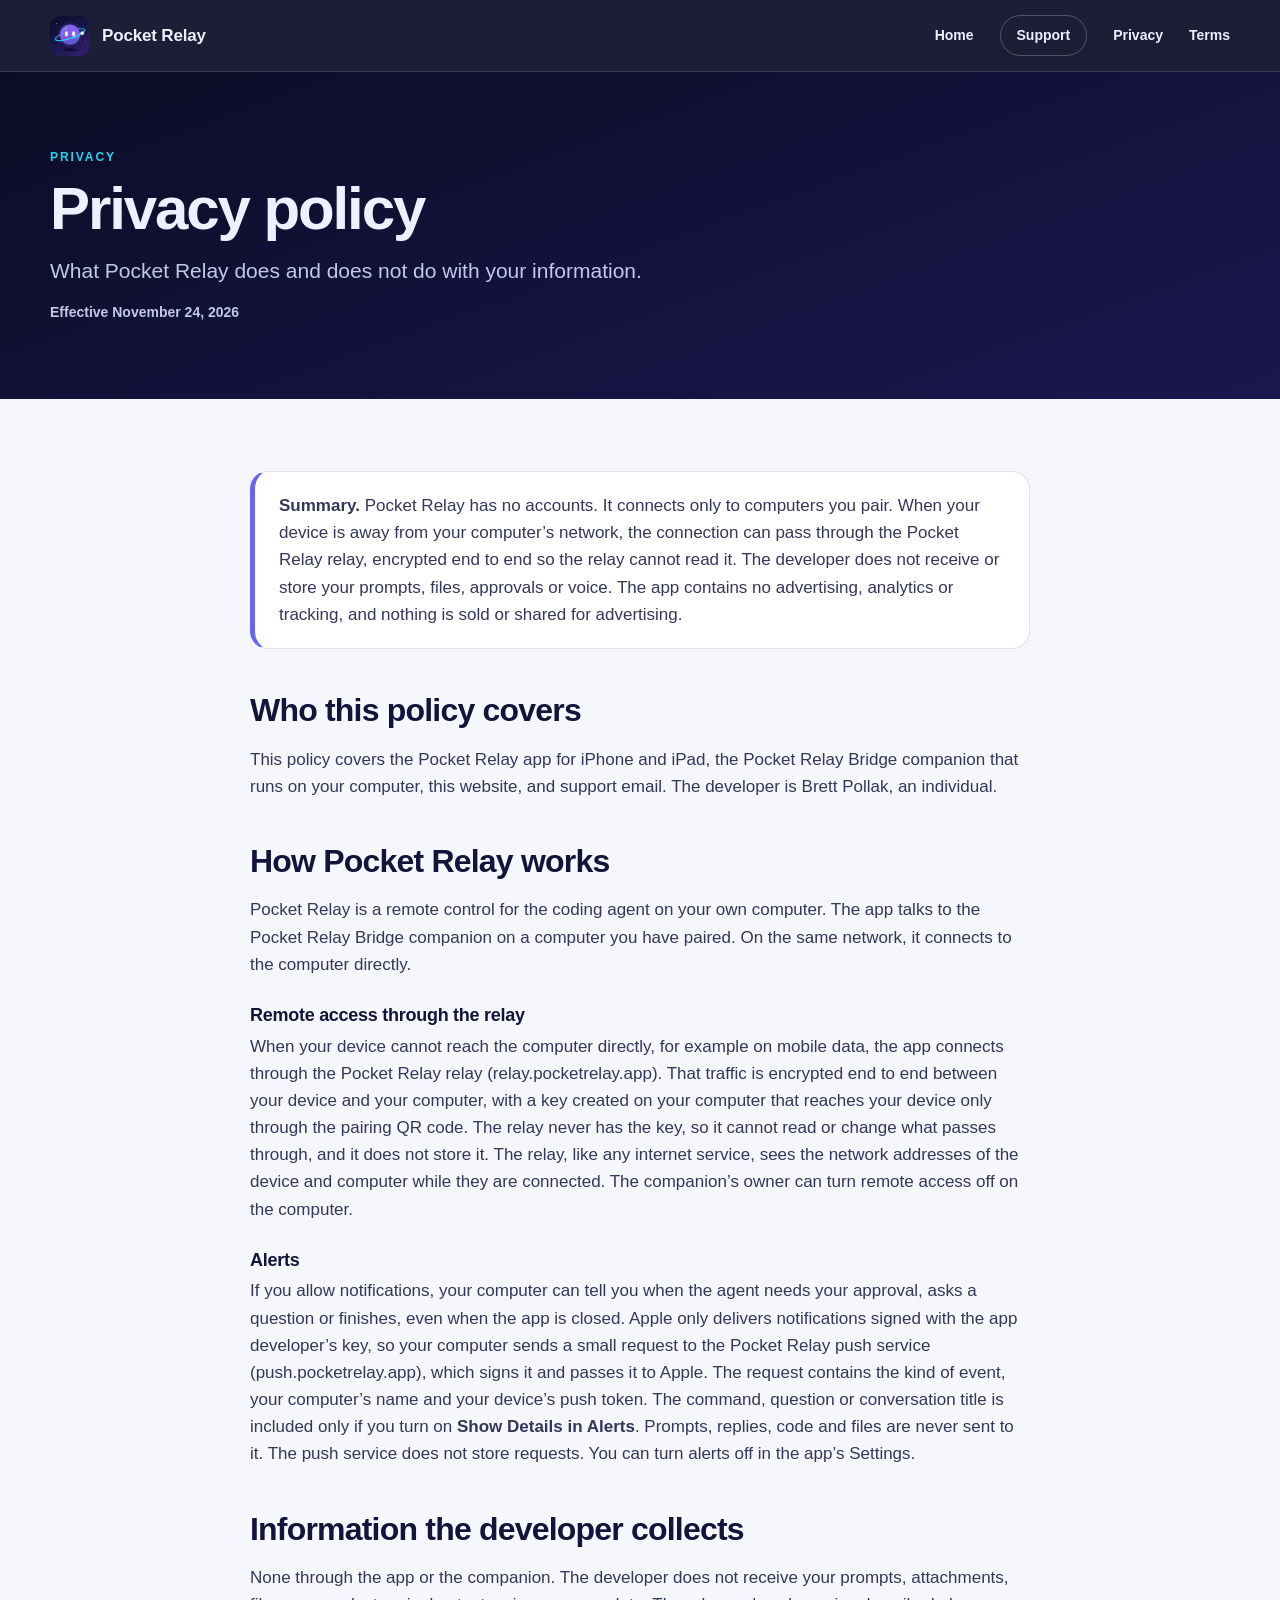
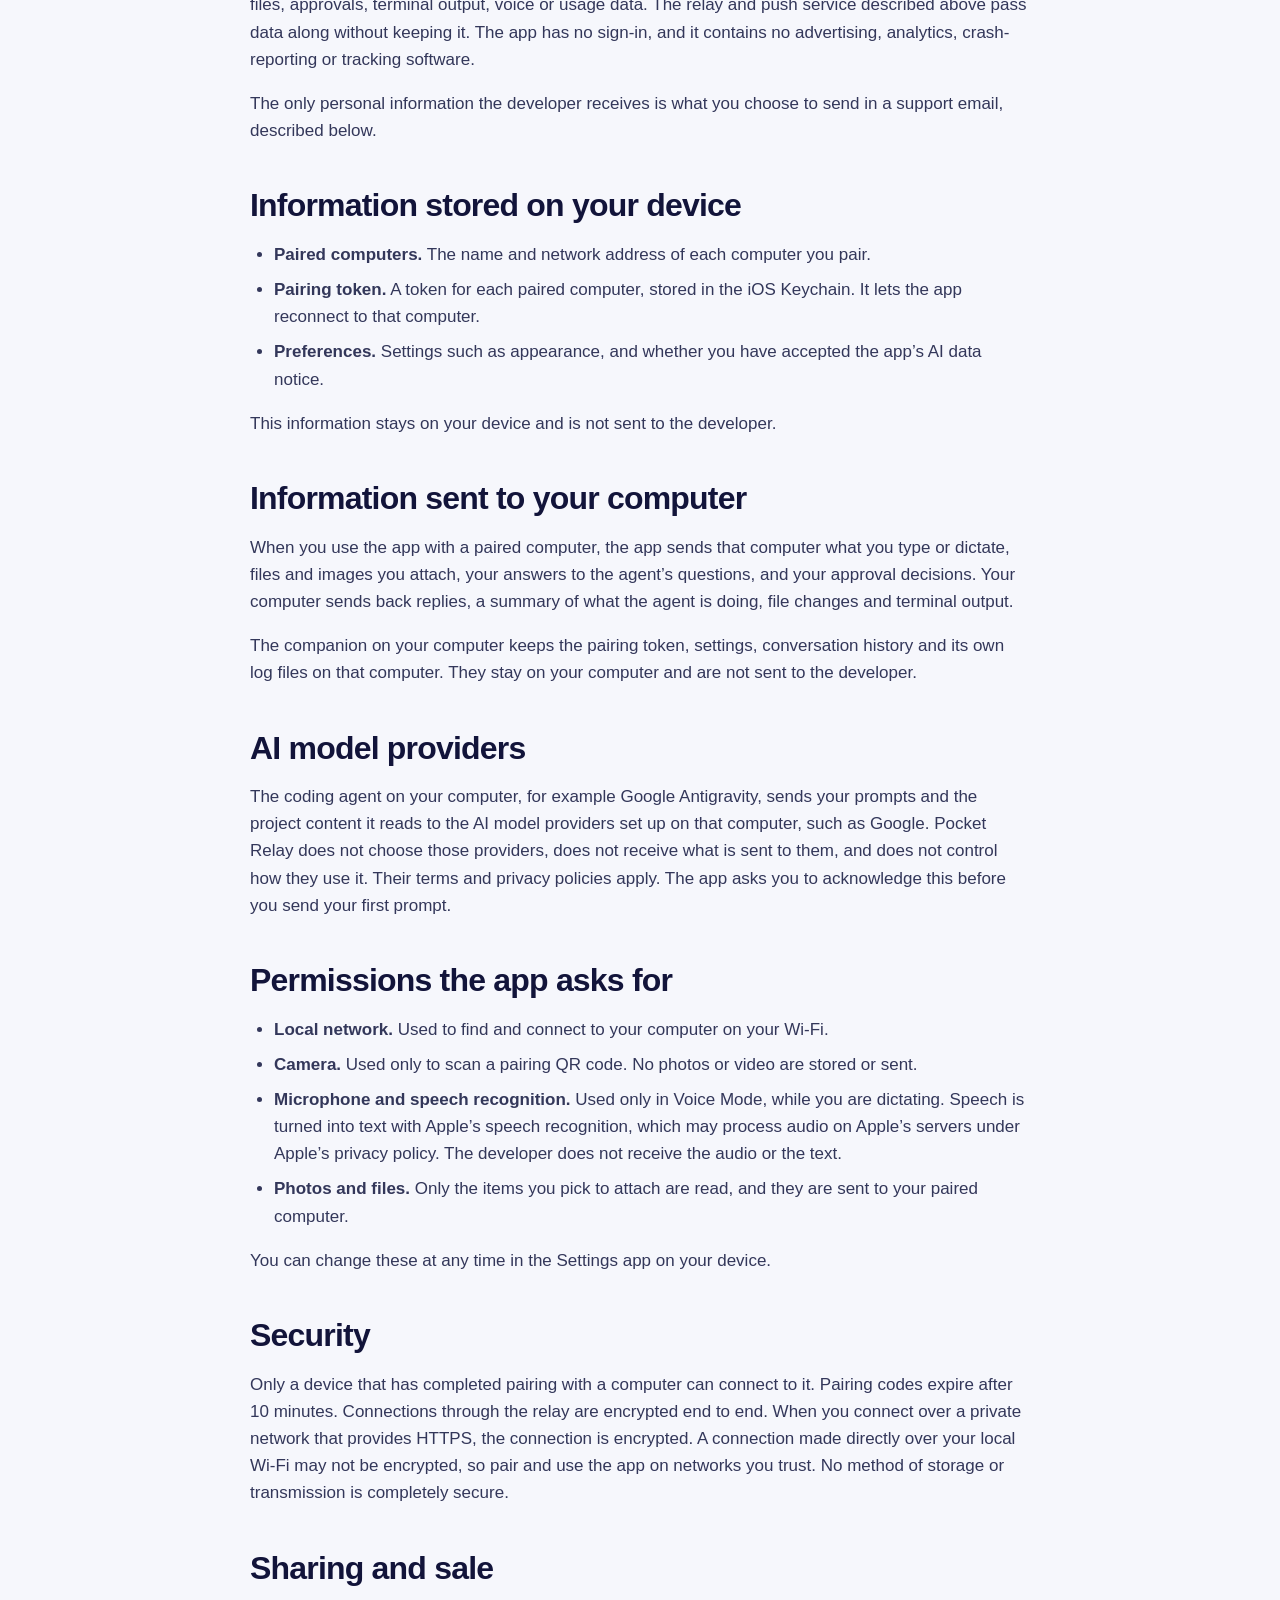
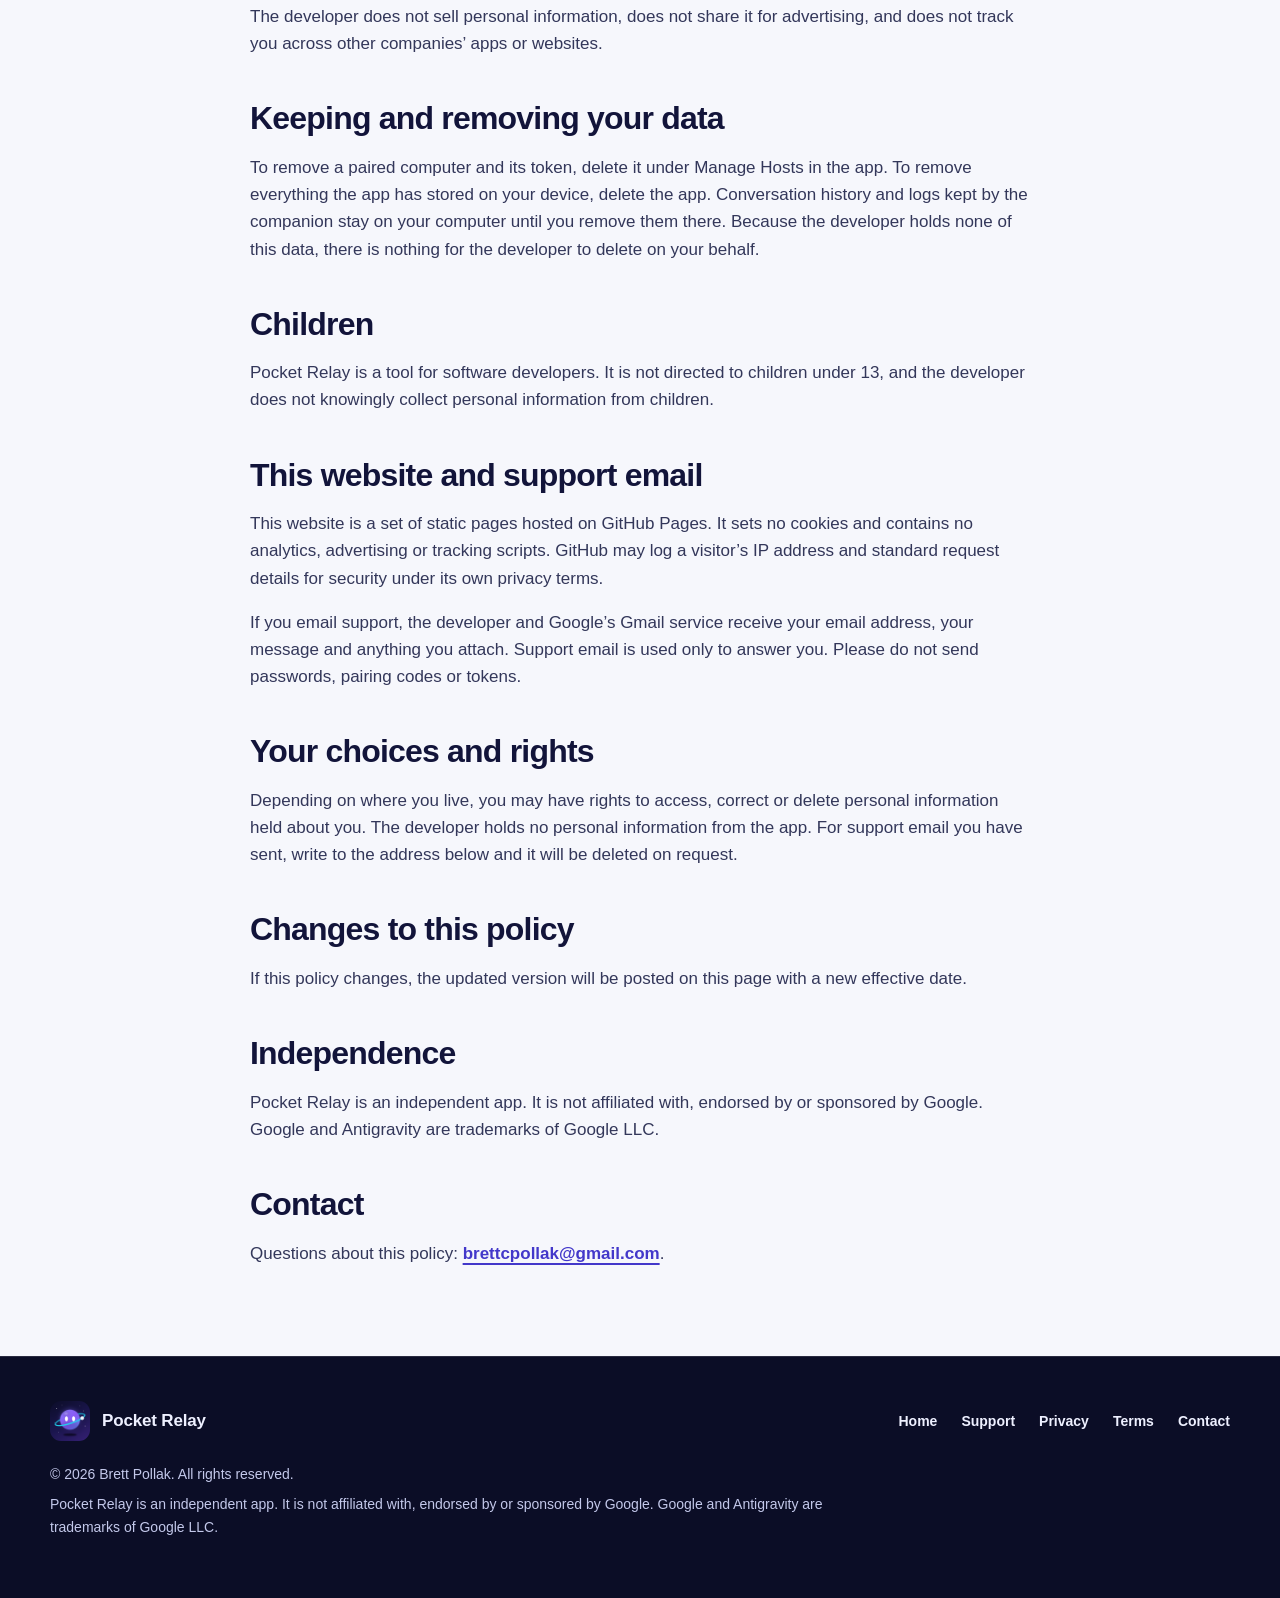
<file: privacy/index.html>
<!DOCTYPE html>
<html lang="en">
  <head>
    <meta charset="utf-8">
    <meta name="viewport" content="width=device-width, initial-scale=1">
    <meta name="theme-color" content="#0b0d26">
    <title>Pocket Relay: privacy policy for iPhone and iPad</title>
    <meta name="description" content="Privacy policy for Pocket Relay on iPhone and iPad. The app connects only to computers you pair, the developer cannot read what passes between them, and it contains no advertising, analytics or tracking.">
    <meta name="robots" content="index, follow">
    <link rel="icon" type="image/png" sizes="64x64" href="../assets/favicon.png">
    <link rel="apple-touch-icon" sizes="180x180" href="../assets/apple-touch-icon.png">
    <link rel="stylesheet" href="../assets/styles.css?v=setup1">

    <!-- SITE BASE URL: https://pocketrelay.app/
         Every absolute URL in this file is inside this block (down to END SITE BASE URL).
         To move the site, replace that base string here and in robots.txt and sitemap.xml. -->
    <link rel="canonical" href="https://pocketrelay.app/privacy/">
    <meta property="og:type" content="website">
    <meta property="og:site_name" content="Pocket Relay">
    <meta property="og:title" content="Pocket Relay: privacy policy for iPhone and iPad">
    <meta property="og:description" content="Privacy policy for Pocket Relay on iPhone and iPad. The app connects only to computers you pair, the developer cannot read what passes between them, and it contains no advertising, analytics or tracking.">
    <meta property="og:url" content="https://pocketrelay.app/privacy/">
    <meta property="og:image" content="https://pocketrelay.app/assets/og.png">
    <meta property="og:image:width" content="1200">
    <meta property="og:image:height" content="630">
    <meta property="og:image:alt" content="The Pocket Relay app icon, a round violet character with a cyan ring, beside the name Pocket Relay.">
    <meta name="twitter:card" content="summary_large_image">
    <meta name="twitter:title" content="Pocket Relay: privacy policy for iPhone and iPad">
    <meta name="twitter:description" content="Privacy policy for Pocket Relay on iPhone and iPad. The app connects only to computers you pair, the developer cannot read what passes between them, and it contains no advertising, analytics or tracking.">
    <meta name="twitter:image" content="https://pocketrelay.app/assets/og.png">
    <meta name="twitter:image:alt" content="The Pocket Relay app icon, a round violet character with a cyan ring, beside the name Pocket Relay.">
    <!-- END SITE BASE URL -->
  </head>
  <body>
    <a class="skip-link" href="#main">Skip to content</a>
    <svg class="visually-hidden" width="0" height="0" aria-hidden="true" focusable="false"><defs><linearGradient id="float-body" x1="0" y1="0" x2="1" y2="1"><stop offset="0" stop-color="#6366f1"/><stop offset="0.5" stop-color="#8b5cf6"/><stop offset="1" stop-color="#06b6d4"/></linearGradient><linearGradient id="float-grey" x1="0" y1="0" x2="1" y2="1"><stop offset="0" stop-color="#9e9e9e"/><stop offset="0.5" stop-color="#808080"/><stop offset="1" stop-color="#949494"/></linearGradient></defs></svg>
    <header class="site-header">
      <a class="brand" href="../" aria-label="Pocket Relay home"><img src="../assets/apple-touch-icon.png" width="40" height="40" alt=""><span>Pocket Relay</span></a>
      <nav aria-label="Primary"><a class="nav-extra" href="../">Home</a><a class="nav-pill" href="../support/">Support</a><a class="nav-extra" href="./" aria-current="page">Privacy</a><a class="nav-extra" href="../terms/">Terms</a></nav>
    </header>

    <main id="main">
      <header class="page-hero on-dark">
        <div class="shell">
          <p class="eyebrow">Privacy</p>
          <h1>Privacy policy</h1>
          <p class="lede">What Pocket Relay does and does not do with your information.</p>
          <p class="meta">Effective November 24, 2026</p>
        </div>
      </header>
      <article class="shell prose">
        <div class="callout">
          <p><strong>Summary.</strong> Pocket Relay has no accounts. It connects only to computers you pair. When your device is away from your computer’s network, the connection can pass through the Pocket Relay relay, encrypted end to end so the relay cannot read it. The developer does not receive or store your prompts, files, approvals or voice. The app contains no advertising, analytics or tracking, and nothing is sold or shared for advertising.</p>
        </div>

        <h2>Who this policy covers</h2>
        <p>This policy covers the Pocket Relay app for iPhone and iPad, the Pocket Relay Bridge companion that runs on your computer, this website, and support email. The developer is Brett Pollak, an individual.</p>

        <h2>How Pocket Relay works</h2>
        <p>Pocket Relay is a remote control for the coding agent on your own computer. The app talks to the Pocket Relay Bridge companion on a computer you have paired. On the same network, it connects to the computer directly.</p>
        <h3>Remote access through the relay</h3>
        <p>When your device cannot reach the computer directly, for example on mobile data, the app connects through the Pocket Relay relay (relay.pocketrelay.app). That traffic is encrypted end to end between your device and your computer, with a key created on your computer that reaches your device only through the pairing QR code. The relay never has the key, so it cannot read or change what passes through, and it does not store it. The relay, like any internet service, sees the network addresses of the device and computer while they are connected. The companion’s owner can turn remote access off on the computer.</p>
        <h3>Alerts</h3>
        <p>If you allow notifications, your computer can tell you when the agent needs your approval, asks a question or finishes, even when the app is closed. Apple only delivers notifications signed with the app developer’s key, so your computer sends a small request to the Pocket Relay push service (push.pocketrelay.app), which signs it and passes it to Apple. The request contains the kind of event, your computer’s name and your device’s push token. The command, question or conversation title is included only if you turn on <strong>Show Details in Alerts</strong>. Prompts, replies, code and files are never sent to it. The push service does not store requests. You can turn alerts off in the app’s Settings.</p>

        <h2>Information the developer collects</h2>
        <p>None through the app or the companion. The developer does not receive your prompts, attachments, files, approvals, terminal output, voice or usage data. The relay and push service described above pass data along without keeping it. The app has no sign-in, and it contains no advertising, analytics, crash-reporting or tracking software.</p>
        <p>The only personal information the developer receives is what you choose to send in a support email, described below.</p>

        <h2>Information stored on your device</h2>
        <ul>
          <li><strong>Paired computers.</strong> The name and network address of each computer you pair.</li>
          <li><strong>Pairing token.</strong> A token for each paired computer, stored in the iOS Keychain. It lets the app reconnect to that computer.</li>
          <li><strong>Preferences.</strong> Settings such as appearance, and whether you have accepted the app’s AI data notice.</li>
        </ul>
        <p>This information stays on your device and is not sent to the developer.</p>

        <h2>Information sent to your computer</h2>
        <p>When you use the app with a paired computer, the app sends that computer what you type or dictate, files and images you attach, your answers to the agent’s questions, and your approval decisions. Your computer sends back replies, a summary of what the agent is doing, file changes and terminal output.</p>
        <p>The companion on your computer keeps the pairing token, settings, conversation history and its own log files on that computer. They stay on your computer and are not sent to the developer.</p>

        <h2>AI model providers</h2>
        <p>The coding agent on your computer, for example Google Antigravity, sends your prompts and the project content it reads to the AI model providers set up on that computer, such as Google. Pocket Relay does not choose those providers, does not receive what is sent to them, and does not control how they use it. Their terms and privacy policies apply. The app asks you to acknowledge this before you send your first prompt.</p>

        <h2>Permissions the app asks for</h2>
        <ul>
          <li><strong>Local network.</strong> Used to find and connect to your computer on your Wi‑Fi.</li>
          <li><strong>Camera.</strong> Used only to scan a pairing QR code. No photos or video are stored or sent.</li>
          <li><strong>Microphone and speech recognition.</strong> Used only in Voice Mode, while you are dictating. Speech is turned into text with Apple’s speech recognition, which may process audio on Apple’s servers under Apple’s privacy policy. The developer does not receive the audio or the text.</li>
          <li><strong>Photos and files.</strong> Only the items you pick to attach are read, and they are sent to your paired computer.</li>
        </ul>
        <p>You can change these at any time in the Settings app on your device.</p>

        <h2>Security</h2>
        <p>Only a device that has completed pairing with a computer can connect to it. Pairing codes expire after 10 minutes. Connections through the relay are encrypted end to end. When you connect over a private network that provides HTTPS, the connection is encrypted. A connection made directly over your local Wi‑Fi may not be encrypted, so pair and use the app on networks you trust. No method of storage or transmission is completely secure.</p>

        <h2>Sharing and sale</h2>
        <p>The developer does not sell personal information, does not share it for advertising, and does not track you across other companies’ apps or websites.</p>

        <h2>Keeping and removing your data</h2>
        <p>To remove a paired computer and its token, delete it under Manage Hosts in the app. To remove everything the app has stored on your device, delete the app. Conversation history and logs kept by the companion stay on your computer until you remove them there. Because the developer holds none of this data, there is nothing for the developer to delete on your behalf.</p>

        <h2>Children</h2>
        <p>Pocket Relay is a tool for software developers. It is not directed to children under 13, and the developer does not knowingly collect personal information from children.</p>

        <h2>This website and support email</h2>
        <p>This website is a set of static pages hosted on GitHub Pages. It sets no cookies and contains no analytics, advertising or tracking scripts. GitHub may log a visitor’s IP address and standard request details for security under its own privacy terms.</p>
        <p>If you email support, the developer and Google’s Gmail service receive your email address, your message and anything you attach. Support email is used only to answer you. Please do not send passwords, pairing codes or tokens.</p>

        <h2>Your choices and rights</h2>
        <p>Depending on where you live, you may have rights to access, correct or delete personal information held about you. The developer holds no personal information from the app. For support email you have sent, write to the address below and it will be deleted on request.</p>

        <h2>Changes to this policy</h2>
        <p>If this policy changes, the updated version will be posted on this page with a new effective date.</p>

        <h2>Independence</h2>
        <p>Pocket Relay is an independent app. It is not affiliated with, endorsed by or sponsored by Google. Google and Antigravity are trademarks of Google LLC.</p>

        <h2>Contact</h2>
        <p>Questions about this policy: <a href="mailto:brettcpollak@gmail.com">brettcpollak@gmail.com</a>.</p>
      </article>
    </main>
    <footer class="site-footer">
      <div class="shell">
        <div class="footer-top">
          <a class="brand" href="../" aria-label="Pocket Relay home"><img src="../assets/apple-touch-icon.png" width="40" height="40" alt="" loading="lazy"><span>Pocket Relay</span></a>
          <nav aria-label="Footer"><a href="../">Home</a><a href="../support/">Support</a><a href="../privacy/">Privacy</a><a href="../terms/">Terms</a><a href="mailto:brettcpollak@gmail.com">Contact</a></nav>
        </div>
        <p>&copy; 2026 Brett Pollak. All rights reserved.</p>
        <p>Pocket Relay is an independent app. It is not affiliated with, endorsed by or sponsored by Google. Google and Antigravity are trademarks of Google LLC.</p>
      </div>
    </footer>
  </body>
</html>
</file>
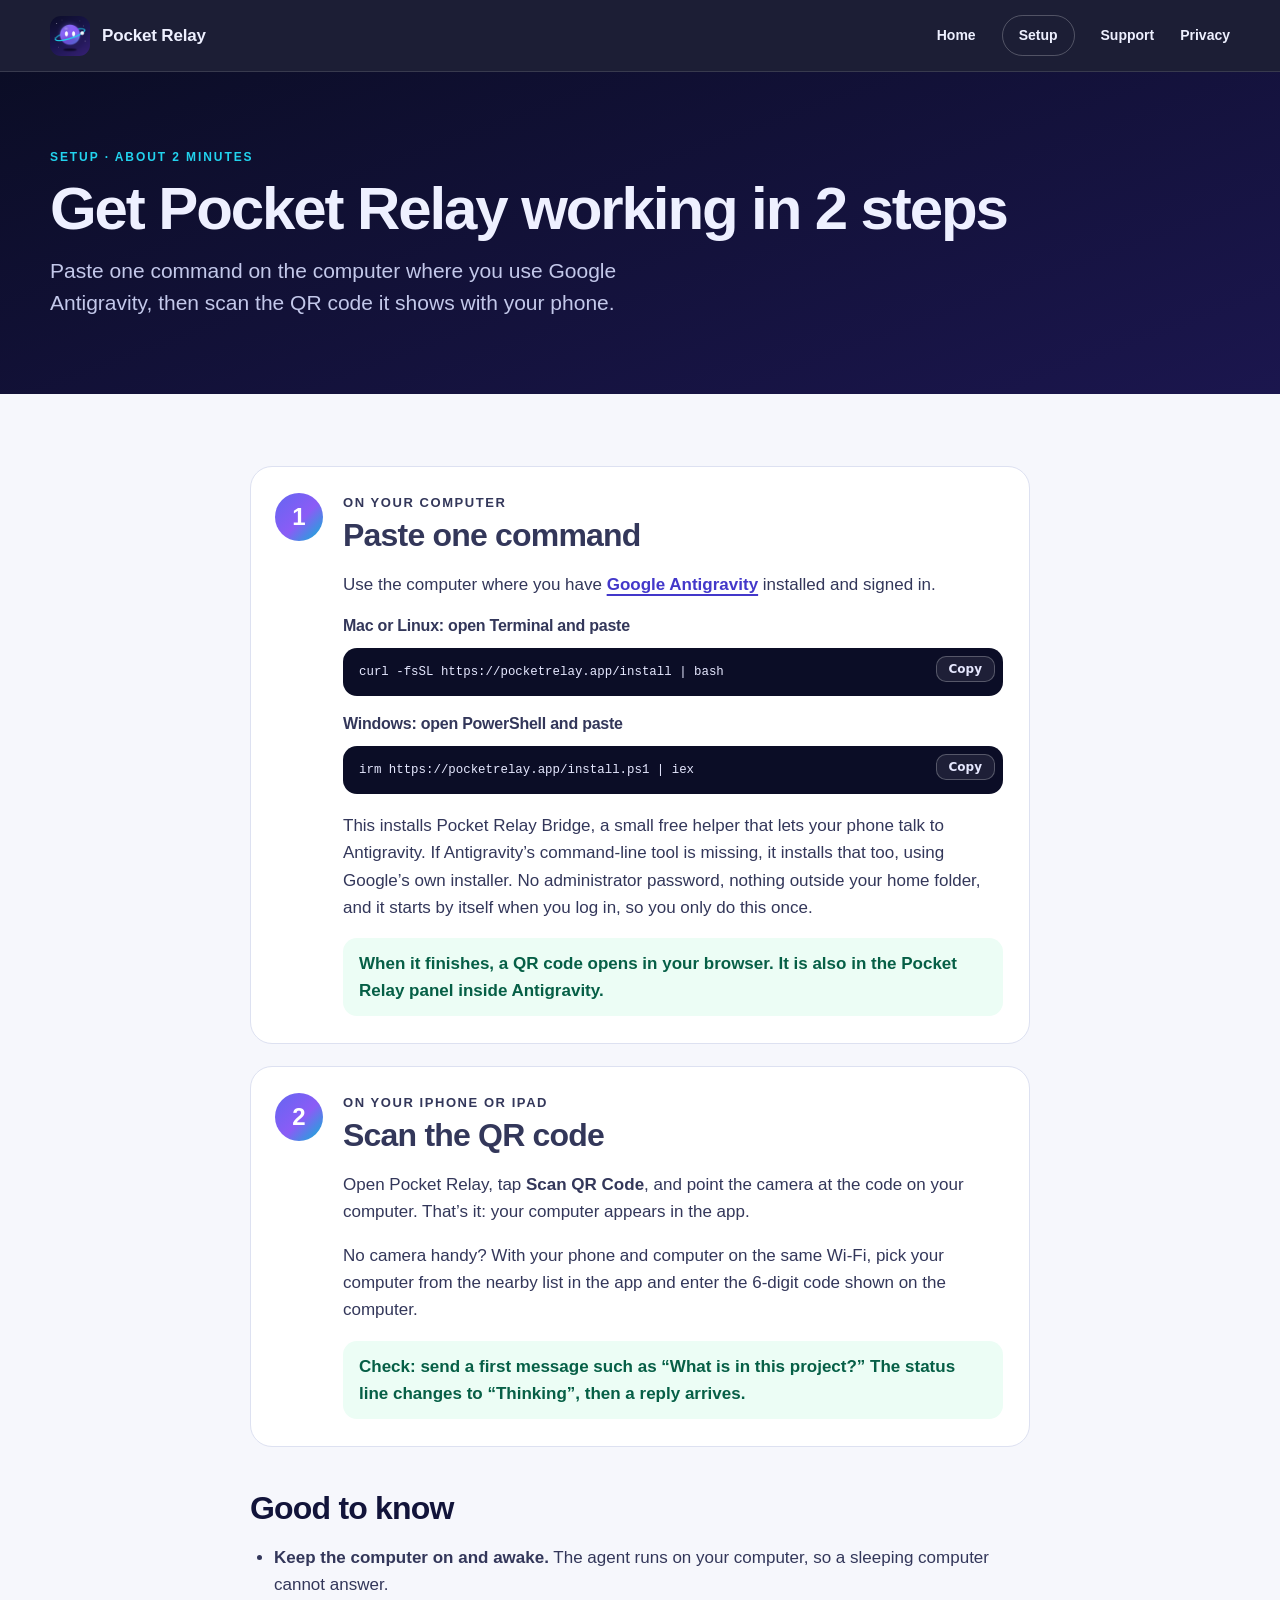
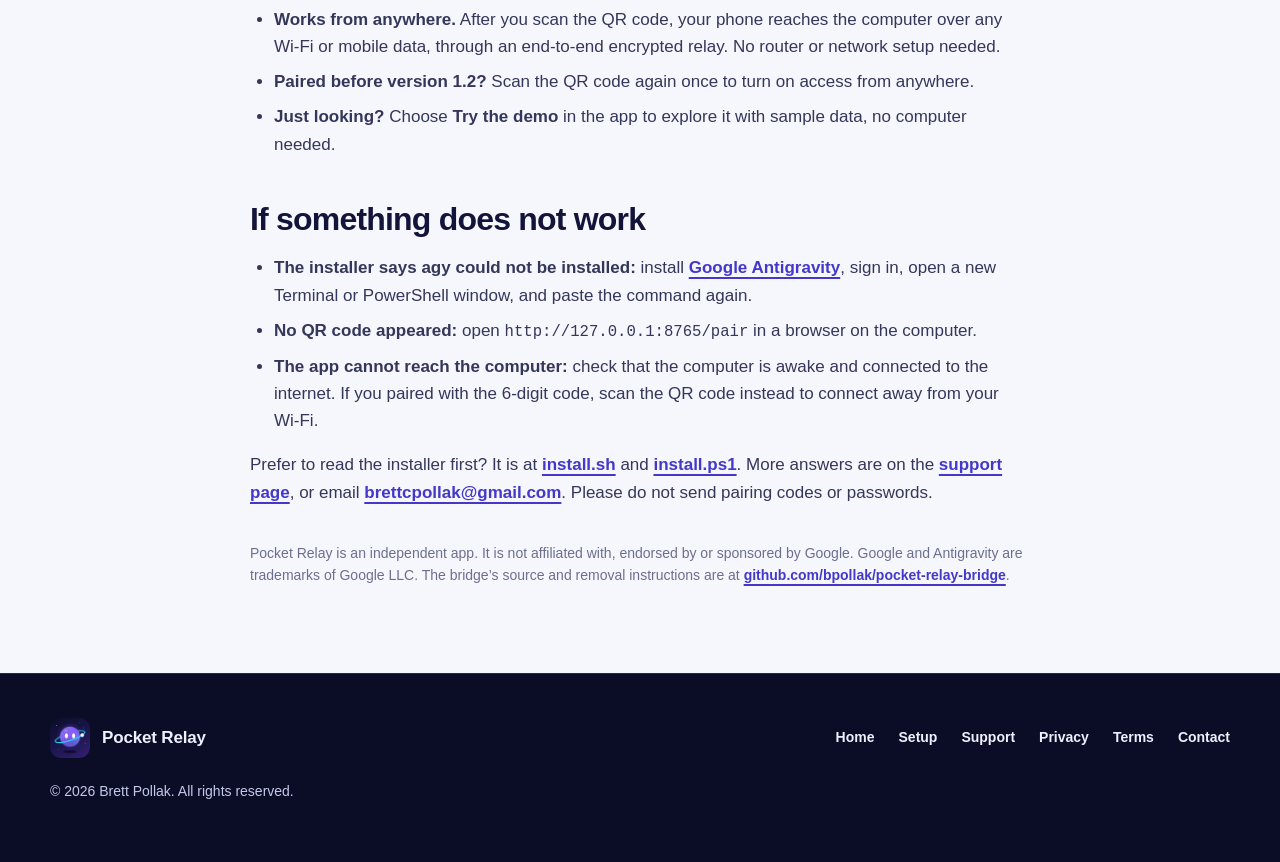
<file: setup/index.html>
<!DOCTYPE html>
<html lang="en">
  <head>
    <meta charset="utf-8">
    <meta name="viewport" content="width=device-width, initial-scale=1">
    <meta name="theme-color" content="#0b0d26">
    <title>Set up Pocket Relay in 2 steps</title>
    <meta name="description" content="Get Pocket Relay working in about two minutes: install the free Pocket Relay Bridge on the computer that runs Google Antigravity, then scan one QR code with your iPhone or iPad.">
    <meta name="robots" content="index, follow">
    <link rel="icon" type="image/png" sizes="64x64" href="../assets/favicon.png">
    <link rel="apple-touch-icon" sizes="180x180" href="../assets/apple-touch-icon.png">
    <link rel="stylesheet" href="../assets/styles.css?v=setup1">

    <!-- SITE BASE URL: https://pocketrelay.app/
         Every absolute URL in this file is inside this block (down to END SITE BASE URL).
         To move the site, replace that base string here and in robots.txt and sitemap.xml. -->
    <link rel="canonical" href="https://pocketrelay.app/setup/">
    <meta property="og:type" content="website">
    <meta property="og:site_name" content="Pocket Relay">
    <meta property="og:title" content="Set up Pocket Relay in 2 steps">
    <meta property="og:description" content="Install the free Pocket Relay Bridge on your computer, then scan one QR code with your iPhone or iPad.">
    <meta property="og:url" content="https://pocketrelay.app/setup/">
    <meta property="og:image" content="https://pocketrelay.app/assets/og.png">
    <meta property="og:image:width" content="1200">
    <meta property="og:image:height" content="630">
    <meta property="og:image:alt" content="The Pocket Relay app icon, a round violet character with a cyan ring, beside the name Pocket Relay.">
    <meta name="twitter:card" content="summary_large_image">
    <meta name="twitter:title" content="Set up Pocket Relay in 2 steps">
    <meta name="twitter:description" content="Install the free Pocket Relay Bridge on your computer, then scan one QR code with your iPhone or iPad.">
    <meta name="twitter:image" content="https://pocketrelay.app/assets/og.png">
    <!-- END SITE BASE URL -->
  </head>
  <body>
    <a class="skip-link" href="#main">Skip to content</a>
    <header class="site-header">
      <a class="brand" href="../" aria-label="Pocket Relay home"><img src="../assets/apple-touch-icon.png" width="40" height="40" alt=""><span>Pocket Relay</span></a>
      <nav aria-label="Primary"><a class="nav-extra" href="../">Home</a><a class="nav-pill" href="./" aria-current="page">Setup</a><a class="nav-extra" href="../support/">Support</a><a class="nav-extra" href="../privacy/">Privacy</a></nav>
    </header>

    <main id="main">
      <header class="page-hero on-dark">
        <div class="shell">
          <p class="eyebrow">Setup · about 2 minutes</p>
          <h1>Get Pocket Relay working in 2 steps</h1>
          <p class="lede">Paste one command on the computer where you use Google Antigravity, then scan the QR code it shows with your phone.</p>
        </div>
      </header>

      <article class="shell prose">
        <div class="callout on-phone">
          <p><strong>Reading this on your phone?</strong> Step 1 happens on your computer. Send this page to yourself, then open it there: <strong>pocketrelay.app/setup</strong></p>
          <p><button class="button solid share-btn" type="button" hidden>Send this page to my computer</button></p>
        </div>

        <ol class="setup-steps">
          <li id="step-1">
            <p class="step-where">On your computer</p>
            <h2>Paste one command</h2>
            <p>Use the computer where you have <a href="https://antigravity.google/">Google Antigravity</a> installed and signed in.</p>
            <h3>Mac or Linux: open Terminal and paste</h3>
            <pre class="command"><code>curl -fsSL https://pocketrelay.app/install | bash</code></pre>
            <h3>Windows: open PowerShell and paste</h3>
            <pre class="command"><code>irm https://pocketrelay.app/install.ps1 | iex</code></pre>
            <p>This installs Pocket Relay Bridge, a small free helper that lets your phone talk to Antigravity. If Antigravity’s command-line tool is missing, it installs that too, using Google’s own installer. No administrator password, nothing outside your home folder, and it starts by itself when you log in, so you only do this once.</p>
            <p class="step-check">When it finishes, a QR code opens in your browser. It is also in the <strong>Pocket Relay</strong> panel inside Antigravity.</p>
          </li>

          <li id="step-2">
            <p class="step-where">On your iPhone or iPad</p>
            <h2>Scan the QR code</h2>
            <p>Open Pocket Relay, tap <strong>Scan QR Code</strong>, and point the camera at the code on your computer. That’s it: your computer appears in the app.</p>
            <p>No camera handy? With your phone and computer on the same Wi‑Fi, pick your computer from the nearby list in the app and enter the 6‑digit code shown on the computer.</p>
            <p class="step-check">Check: send a first message such as “What is in this project?” The status line changes to “Thinking”, then a reply arrives.</p>
          </li>
        </ol>

        <h2>Good to know</h2>
        <ul>
          <li><strong>Keep the computer on and awake.</strong> The agent runs on your computer, so a sleeping computer cannot answer.</li>
          <li><strong>Works from anywhere.</strong> After you scan the QR code, your phone reaches the computer over any Wi‑Fi or mobile data, through an end-to-end encrypted relay. No router or network setup needed.</li>
          <li><strong>Paired before version 1.2?</strong> Scan the QR code again once to turn on access from anywhere.</li>
          <li><strong>Just looking?</strong> Choose <strong>Try the demo</strong> in the app to explore it with sample data, no computer needed.</li>
        </ul>

        <h2>If something does not work</h2>
        <ul>
          <li><strong>The installer says agy could not be installed:</strong> install <a href="https://antigravity.google/">Google Antigravity</a>, sign in, open a new Terminal or PowerShell window, and paste the command again.</li>
          <li><strong>No QR code appeared:</strong> open <code>http://127.0.0.1:8765/pair</code> in a browser on the computer.</li>
          <li><strong>The app cannot reach the computer:</strong> check that the computer is awake and connected to the internet. If you paired with the 6‑digit code, scan the QR code instead to connect away from your Wi‑Fi.</li>
        </ul>
        <p>Prefer to read the installer first? It is at <a href="https://github.com/bpollak/pocket-relay-bridge/blob/main/install.sh">install.sh</a> and <a href="https://github.com/bpollak/pocket-relay-bridge/blob/main/install.ps1">install.ps1</a>. More answers are on the <a href="../support/">support page</a>, or email <a href="mailto:brettcpollak@gmail.com">brettcpollak@gmail.com</a>. Please do not send pairing codes or passwords.</p>
        <p class="fine-print">Pocket Relay is an independent app. It is not affiliated with, endorsed by or sponsored by Google. Google and Antigravity are trademarks of Google LLC. The bridge’s source and removal instructions are at <a href="https://github.com/bpollak/pocket-relay-bridge">github.com/bpollak/pocket-relay-bridge</a>.</p>
      </article>
    </main>

    <footer class="site-footer">
      <div class="shell">
        <div class="footer-top">
          <a class="brand" href="../" aria-label="Pocket Relay home"><img src="../assets/apple-touch-icon.png" width="40" height="40" alt="" loading="lazy"><span>Pocket Relay</span></a>
          <nav aria-label="Footer"><a href="../">Home</a><a href="./">Setup</a><a href="../support/">Support</a><a href="../privacy/">Privacy</a><a href="../terms/">Terms</a><a href="mailto:brettcpollak@gmail.com">Contact</a></nav>
        </div>
        <p>&copy; 2026 Brett Pollak. All rights reserved.</p>
      </div>
    </footer>
    <script>
      (function () {
        var b = document.querySelector('.share-btn');
        if (b && navigator.share) {
          b.hidden = false;
          b.addEventListener('click', function () {
            navigator.share({ title: 'Set up Pocket Relay', text: 'Open this on the computer that runs Google Antigravity:', url: 'https://pocketrelay.app/setup/' }).catch(function () {});
          });
        }
        document.querySelectorAll('.setup-steps pre.command').forEach(function (pre) {
          if (!navigator.clipboard) return;
          var btn = document.createElement('button');
          btn.type = 'button'; btn.className = 'copy-btn'; btn.textContent = 'Copy';
          btn.addEventListener('click', function () {
            navigator.clipboard.writeText(pre.querySelector('code').textContent).then(function () {
              btn.textContent = 'Copied'; setTimeout(function () { btn.textContent = 'Copy'; }, 1600);
            });
          });
          pre.appendChild(btn);
        });
      })();
    </script>
  </body>
</html>
</file>
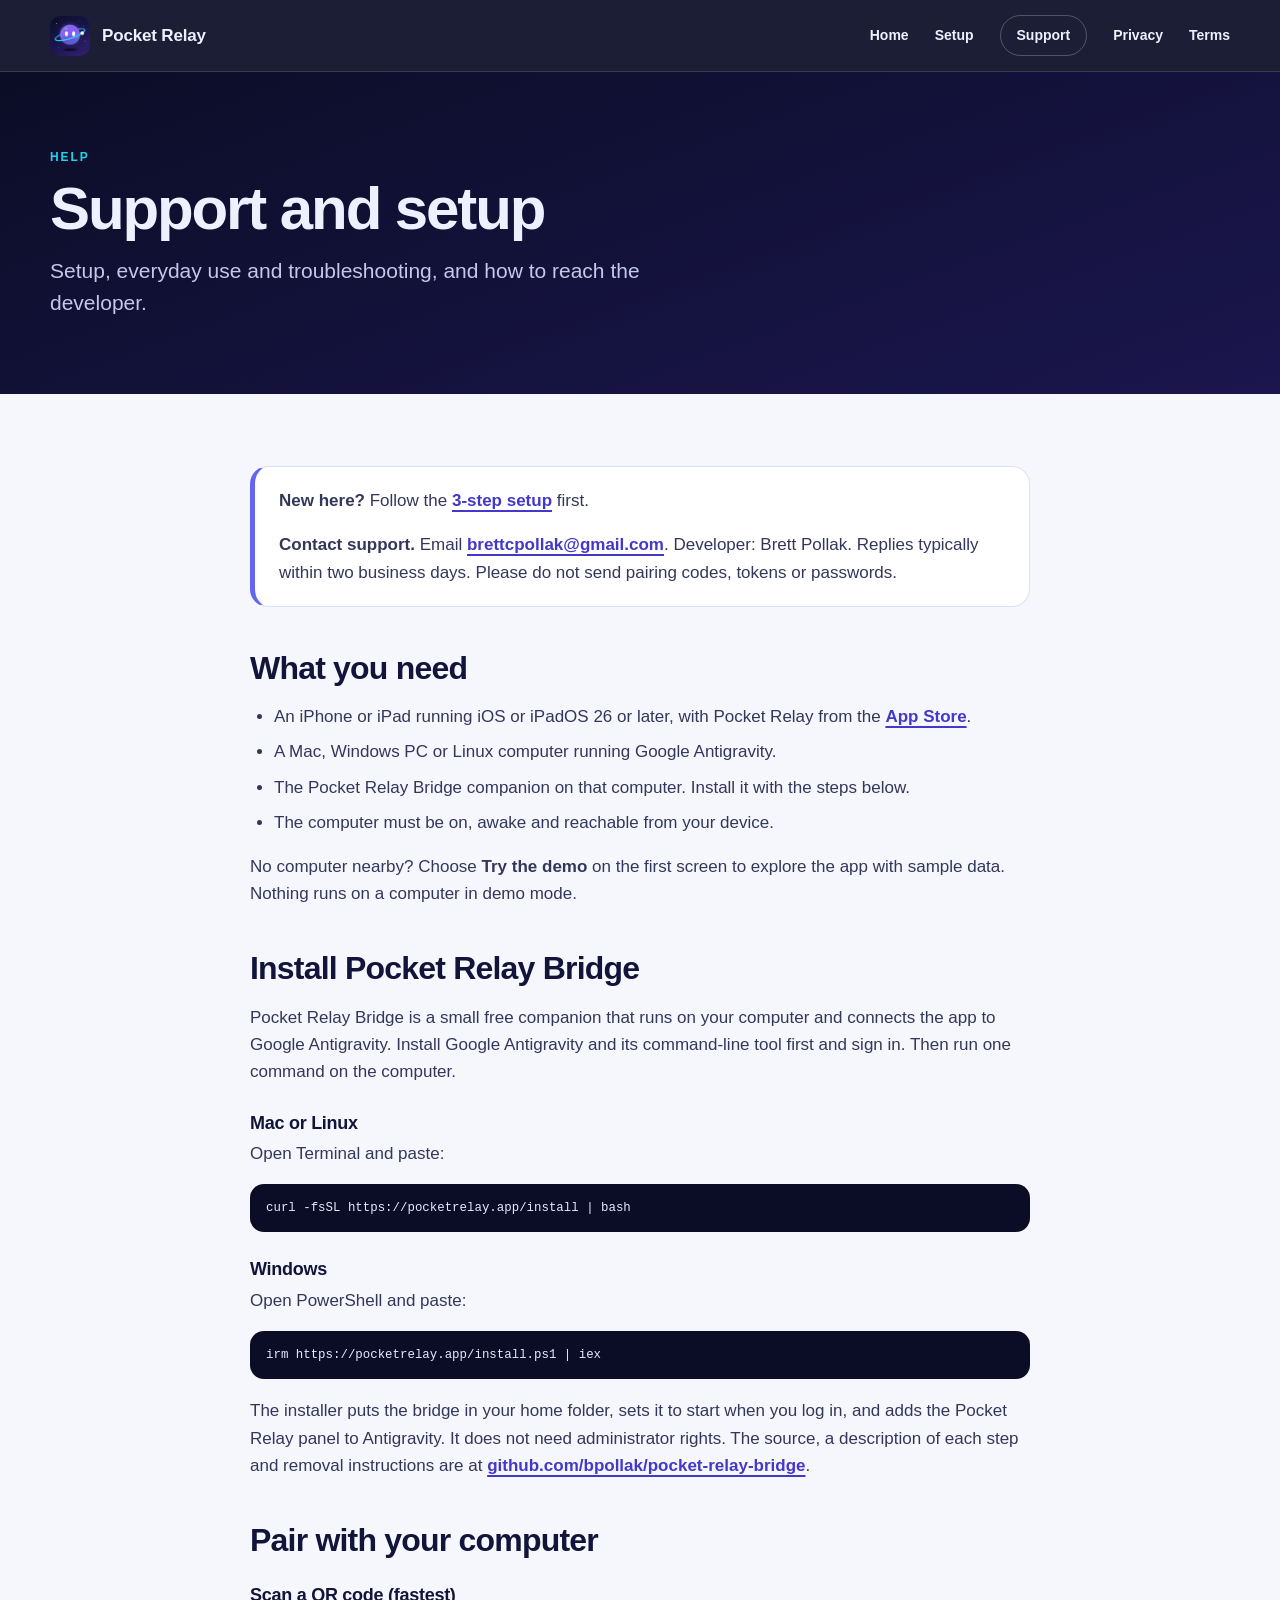
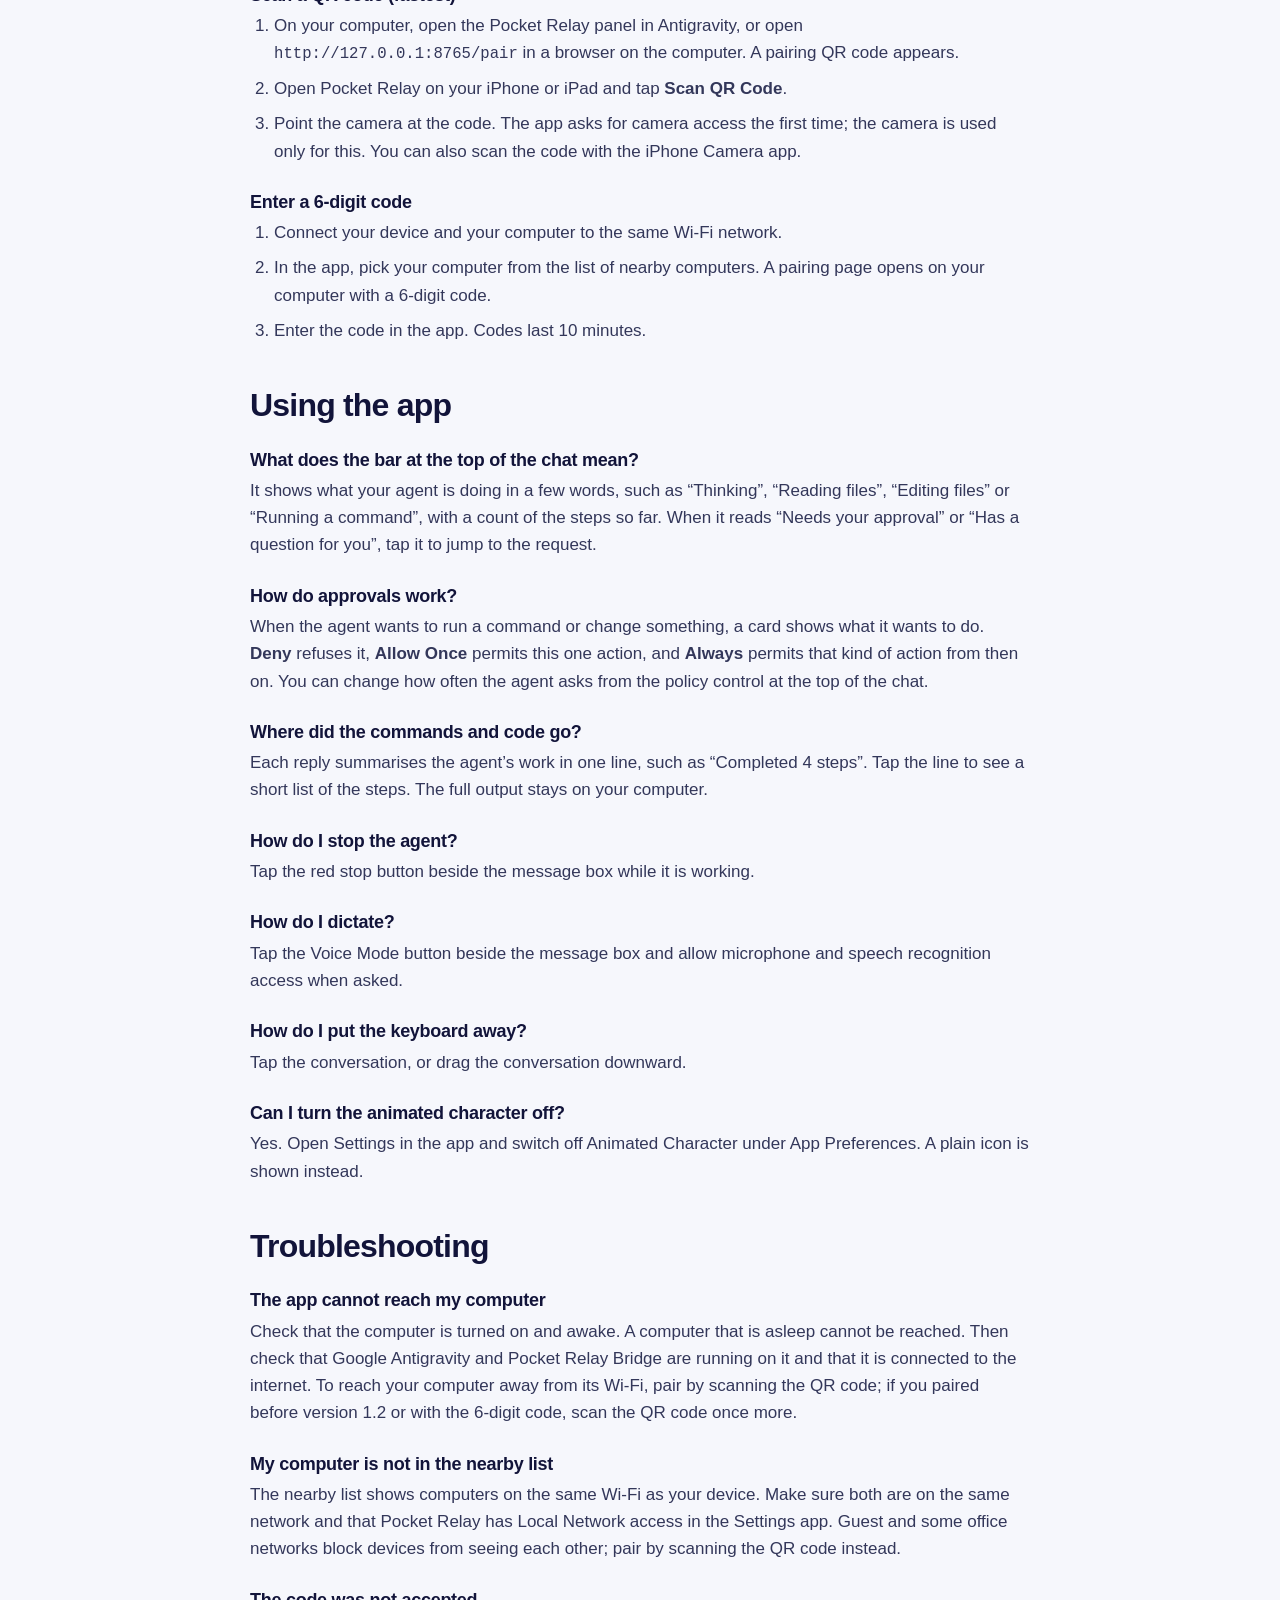
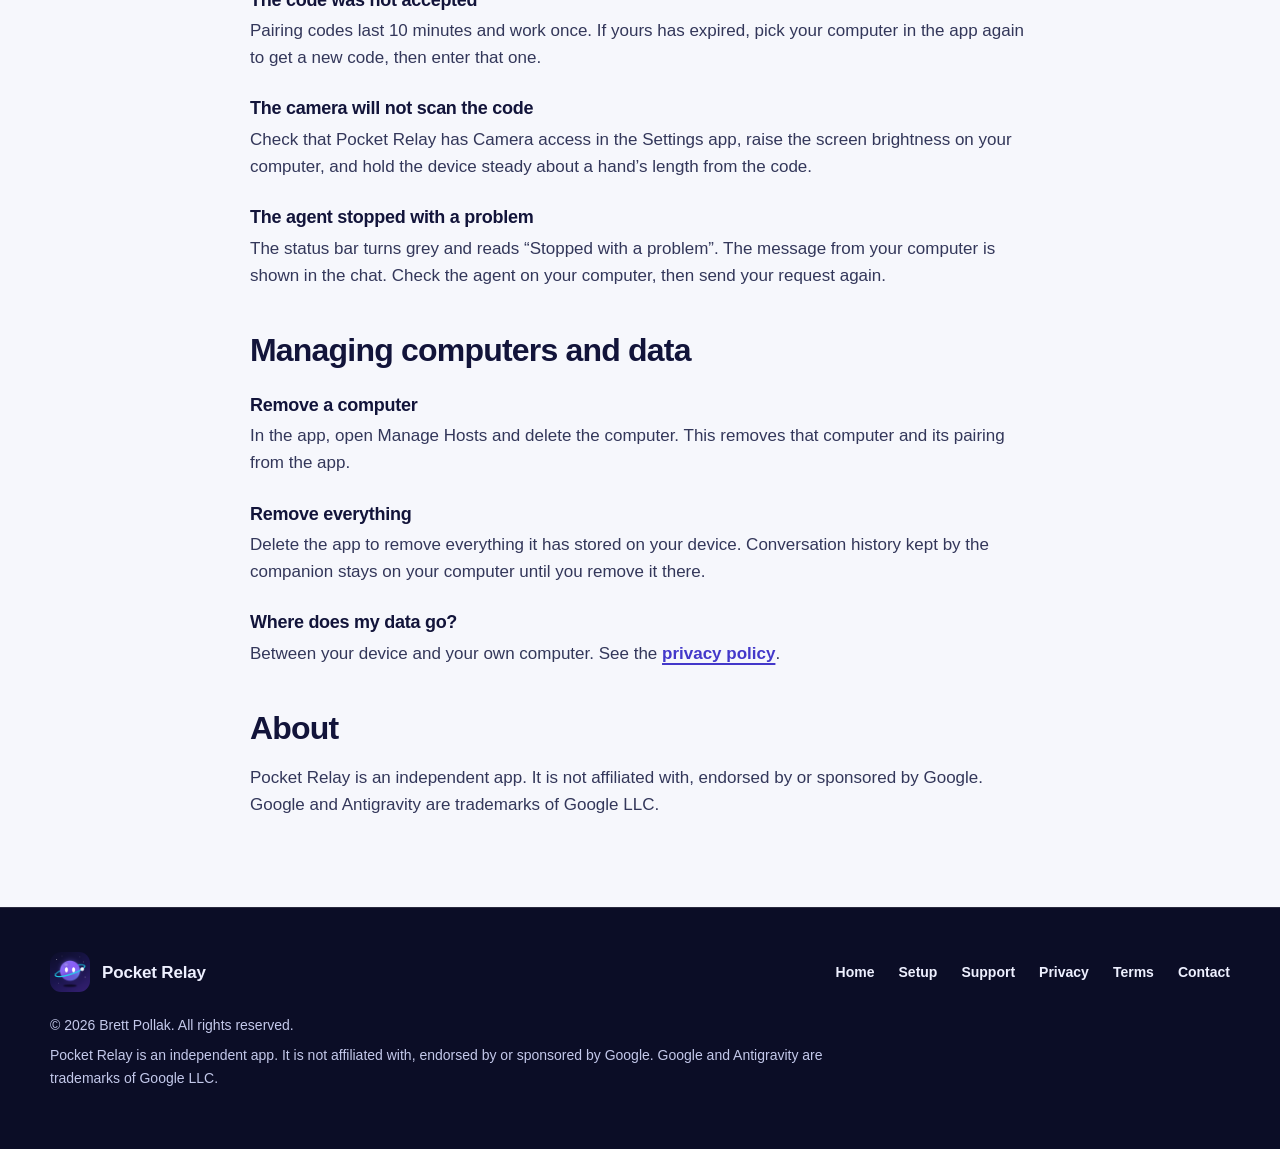
<file: support/index.html>
<!DOCTYPE html>
<html lang="en">
  <head>
    <meta charset="utf-8">
    <meta name="viewport" content="width=device-width, initial-scale=1">
    <meta name="theme-color" content="#0b0d26">
    <title>Pocket Relay: support and setup for iPhone and iPad</title>
    <meta name="description" content="Set up Pocket Relay on iPhone and iPad: pair with your computer by QR code or 6-digit code, fix connection problems, remove a computer, and try demo mode.">
    <meta name="robots" content="index, follow">
    <link rel="icon" type="image/png" sizes="64x64" href="../assets/favicon.png">
    <link rel="apple-touch-icon" sizes="180x180" href="../assets/apple-touch-icon.png">
    <link rel="stylesheet" href="../assets/styles.css?v=setup1">

    <!-- SITE BASE URL: https://pocketrelay.app/
         Every absolute URL in this file is inside this block (down to END SITE BASE URL).
         To move the site, replace that base string here and in robots.txt and sitemap.xml. -->
    <link rel="canonical" href="https://pocketrelay.app/support/">
    <meta property="og:type" content="website">
    <meta property="og:site_name" content="Pocket Relay">
    <meta property="og:title" content="Pocket Relay: support and setup for iPhone and iPad">
    <meta property="og:description" content="Set up Pocket Relay on iPhone and iPad: pair with your computer by QR code or 6-digit code, fix connection problems, remove a computer, and try demo mode.">
    <meta property="og:url" content="https://pocketrelay.app/support/">
    <meta property="og:image" content="https://pocketrelay.app/assets/og.png">
    <meta property="og:image:width" content="1200">
    <meta property="og:image:height" content="630">
    <meta property="og:image:alt" content="The Pocket Relay app icon, a round violet character with a cyan ring, beside the name Pocket Relay.">
    <meta name="twitter:card" content="summary_large_image">
    <meta name="twitter:title" content="Pocket Relay: support and setup for iPhone and iPad">
    <meta name="twitter:description" content="Set up Pocket Relay on iPhone and iPad: pair with your computer by QR code or 6-digit code, fix connection problems, remove a computer, and try demo mode.">
    <meta name="twitter:image" content="https://pocketrelay.app/assets/og.png">
    <meta name="twitter:image:alt" content="The Pocket Relay app icon, a round violet character with a cyan ring, beside the name Pocket Relay.">
    <!-- END SITE BASE URL -->
  </head>
  <body>
    <a class="skip-link" href="#main">Skip to content</a>
    <svg class="visually-hidden" width="0" height="0" aria-hidden="true" focusable="false"><defs><linearGradient id="float-body" x1="0" y1="0" x2="1" y2="1"><stop offset="0" stop-color="#6366f1"/><stop offset="0.5" stop-color="#8b5cf6"/><stop offset="1" stop-color="#06b6d4"/></linearGradient><linearGradient id="float-grey" x1="0" y1="0" x2="1" y2="1"><stop offset="0" stop-color="#9e9e9e"/><stop offset="0.5" stop-color="#808080"/><stop offset="1" stop-color="#949494"/></linearGradient></defs></svg>
    <header class="site-header">
      <a class="brand" href="../" aria-label="Pocket Relay home"><img src="../assets/apple-touch-icon.png" width="40" height="40" alt=""><span>Pocket Relay</span></a>
      <nav aria-label="Primary"><a class="nav-extra" href="../">Home</a><a class="nav-extra" href="../setup/">Setup</a><a class="nav-pill" href="./" aria-current="page">Support</a><a class="nav-extra" href="../privacy/">Privacy</a><a class="nav-extra" href="../terms/">Terms</a></nav>
    </header>

    <main id="main">
      <header class="page-hero on-dark">
        <div class="shell">
          <p class="eyebrow">Help</p>
          <h1>Support and setup</h1>
          <p class="lede">Setup, everyday use and troubleshooting, and how to reach the developer.</p>
        </div>
      </header>
      <article class="shell prose">
        <div class="callout">
          <p><strong>New here?</strong> Follow the <a href="../setup/">3-step setup</a> first.</p>
          <p><strong>Contact support.</strong> Email <a href="mailto:brettcpollak@gmail.com">brettcpollak@gmail.com</a>. Developer: Brett Pollak. Replies typically within two business days. Please do not send pairing codes, tokens or passwords.</p>
        </div>

        <h2>What you need</h2>
        <ul>
          <li>An iPhone or iPad running iOS or iPadOS 26 or later, with Pocket Relay from the <a href="https://apps.apple.com/us/app/pocket-relay-for-antigravity/id6837743748">App Store</a>.</li>
          <li>A Mac, Windows PC or Linux computer running Google Antigravity.</li>
          <li>The Pocket Relay Bridge companion on that computer. Install it with the steps below.</li>
          <li>The computer must be on, awake and reachable from your device.</li>
        </ul>
        <p>No computer nearby? Choose <strong>Try the demo</strong> on the first screen to explore the app with sample data. Nothing runs on a computer in demo mode.</p>

        <h2 id="bridge">Install Pocket Relay Bridge</h2>
        <p>Pocket Relay Bridge is a small free companion that runs on your computer and connects the app to Google Antigravity. Install Google Antigravity and its command-line tool first and sign in. Then run one command on the computer.</p>
        <h3>Mac or Linux</h3>
        <p>Open Terminal and paste:</p>
        <pre class="command"><code>curl -fsSL https://pocketrelay.app/install | bash</code></pre>
        <h3>Windows</h3>
        <p>Open PowerShell and paste:</p>
        <pre class="command"><code>irm https://pocketrelay.app/install.ps1 | iex</code></pre>
        <p>The installer puts the bridge in your home folder, sets it to start when you log in, and adds the Pocket Relay panel to Antigravity. It does not need administrator rights. The source, a description of each step and removal instructions are at <a href="https://github.com/bpollak/pocket-relay-bridge">github.com/bpollak/pocket-relay-bridge</a>.</p>

        <h2>Pair with your computer</h2>
        <h3>Scan a QR code (fastest)</h3>
        <ol>
          <li>On your computer, open the Pocket Relay panel in Antigravity, or open <code>http://127.0.0.1:8765/pair</code> in a browser on the computer. A pairing QR code appears.</li>
          <li>Open Pocket Relay on your iPhone or iPad and tap <strong>Scan QR Code</strong>.</li>
          <li>Point the camera at the code. The app asks for camera access the first time; the camera is used only for this. You can also scan the code with the iPhone Camera app.</li>
        </ol>
        <h3>Enter a 6‑digit code</h3>
        <ol>
          <li>Connect your device and your computer to the same Wi‑Fi network.</li>
          <li>In the app, pick your computer from the list of nearby computers. A pairing page opens on your computer with a 6‑digit code.</li>
          <li>Enter the code in the app. Codes last 10 minutes.</li>
        </ol>

        <h2>Using the app</h2>
        <h3>What does the bar at the top of the chat mean?</h3>
        <p>It shows what your agent is doing in a few words, such as “Thinking”, “Reading files”, “Editing files” or “Running a command”, with a count of the steps so far. When it reads “Needs your approval” or “Has a question for you”, tap it to jump to the request.</p>
        <h3>How do approvals work?</h3>
        <p>When the agent wants to run a command or change something, a card shows what it wants to do. <strong>Deny</strong> refuses it, <strong>Allow Once</strong> permits this one action, and <strong>Always</strong> permits that kind of action from then on. You can change how often the agent asks from the policy control at the top of the chat.</p>
        <h3>Where did the commands and code go?</h3>
        <p>Each reply summarises the agent’s work in one line, such as “Completed 4 steps”. Tap the line to see a short list of the steps. The full output stays on your computer.</p>
        <h3>How do I stop the agent?</h3>
        <p>Tap the red stop button beside the message box while it is working.</p>
        <h3>How do I dictate?</h3>
        <p>Tap the Voice Mode button beside the message box and allow microphone and speech recognition access when asked.</p>
        <h3>How do I put the keyboard away?</h3>
        <p>Tap the conversation, or drag the conversation downward.</p>
        <h3>Can I turn the animated character off?</h3>
        <p>Yes. Open Settings in the app and switch off Animated Character under App Preferences. A plain icon is shown instead.</p>

        <h2>Troubleshooting</h2>
        <h3>The app cannot reach my computer</h3>
        <p>Check that the computer is turned on and awake. A computer that is asleep cannot be reached. Then check that Google Antigravity and Pocket Relay Bridge are running on it and that it is connected to the internet. To reach your computer away from its Wi‑Fi, pair by scanning the QR code; if you paired before version 1.2 or with the 6‑digit code, scan the QR code once more.</p>
        <h3>My computer is not in the nearby list</h3>
        <p>The nearby list shows computers on the same Wi‑Fi as your device. Make sure both are on the same network and that Pocket Relay has Local Network access in the Settings app. Guest and some office networks block devices from seeing each other; pair by scanning the QR code instead.</p>
        <h3>The code was not accepted</h3>
        <p>Pairing codes last 10 minutes and work once. If yours has expired, pick your computer in the app again to get a new code, then enter that one.</p>
        <h3>The camera will not scan the code</h3>
        <p>Check that Pocket Relay has Camera access in the Settings app, raise the screen brightness on your computer, and hold the device steady about a hand’s length from the code.</p>
        <h3>The agent stopped with a problem</h3>
        <p>The status bar turns grey and reads “Stopped with a problem”. The message from your computer is shown in the chat. Check the agent on your computer, then send your request again.</p>

        <h2>Managing computers and data</h2>
        <h3>Remove a computer</h3>
        <p>In the app, open Manage Hosts and delete the computer. This removes that computer and its pairing from the app.</p>
        <h3>Remove everything</h3>
        <p>Delete the app to remove everything it has stored on your device. Conversation history kept by the companion stays on your computer until you remove it there.</p>
        <h3>Where does my data go?</h3>
        <p>Between your device and your own computer. See the <a href="../privacy/">privacy policy</a>.</p>

        <h2>About</h2>
        <p>Pocket Relay is an independent app. It is not affiliated with, endorsed by or sponsored by Google. Google and Antigravity are trademarks of Google LLC.</p>
      </article>
    </main>
    <footer class="site-footer">
      <div class="shell">
        <div class="footer-top">
          <a class="brand" href="../" aria-label="Pocket Relay home"><img src="../assets/apple-touch-icon.png" width="40" height="40" alt="" loading="lazy"><span>Pocket Relay</span></a>
          <nav aria-label="Footer"><a href="../">Home</a><a href="../setup/">Setup</a><a href="../support/">Support</a><a href="../privacy/">Privacy</a><a href="../terms/">Terms</a><a href="mailto:brettcpollak@gmail.com">Contact</a></nav>
        </div>
        <p>&copy; 2026 Brett Pollak. All rights reserved.</p>
        <p>Pocket Relay is an independent app. It is not affiliated with, endorsed by or sponsored by Google. Google and Antigravity are trademarks of Google LLC.</p>
      </div>
    </footer>
  </body>
</html>
</file>
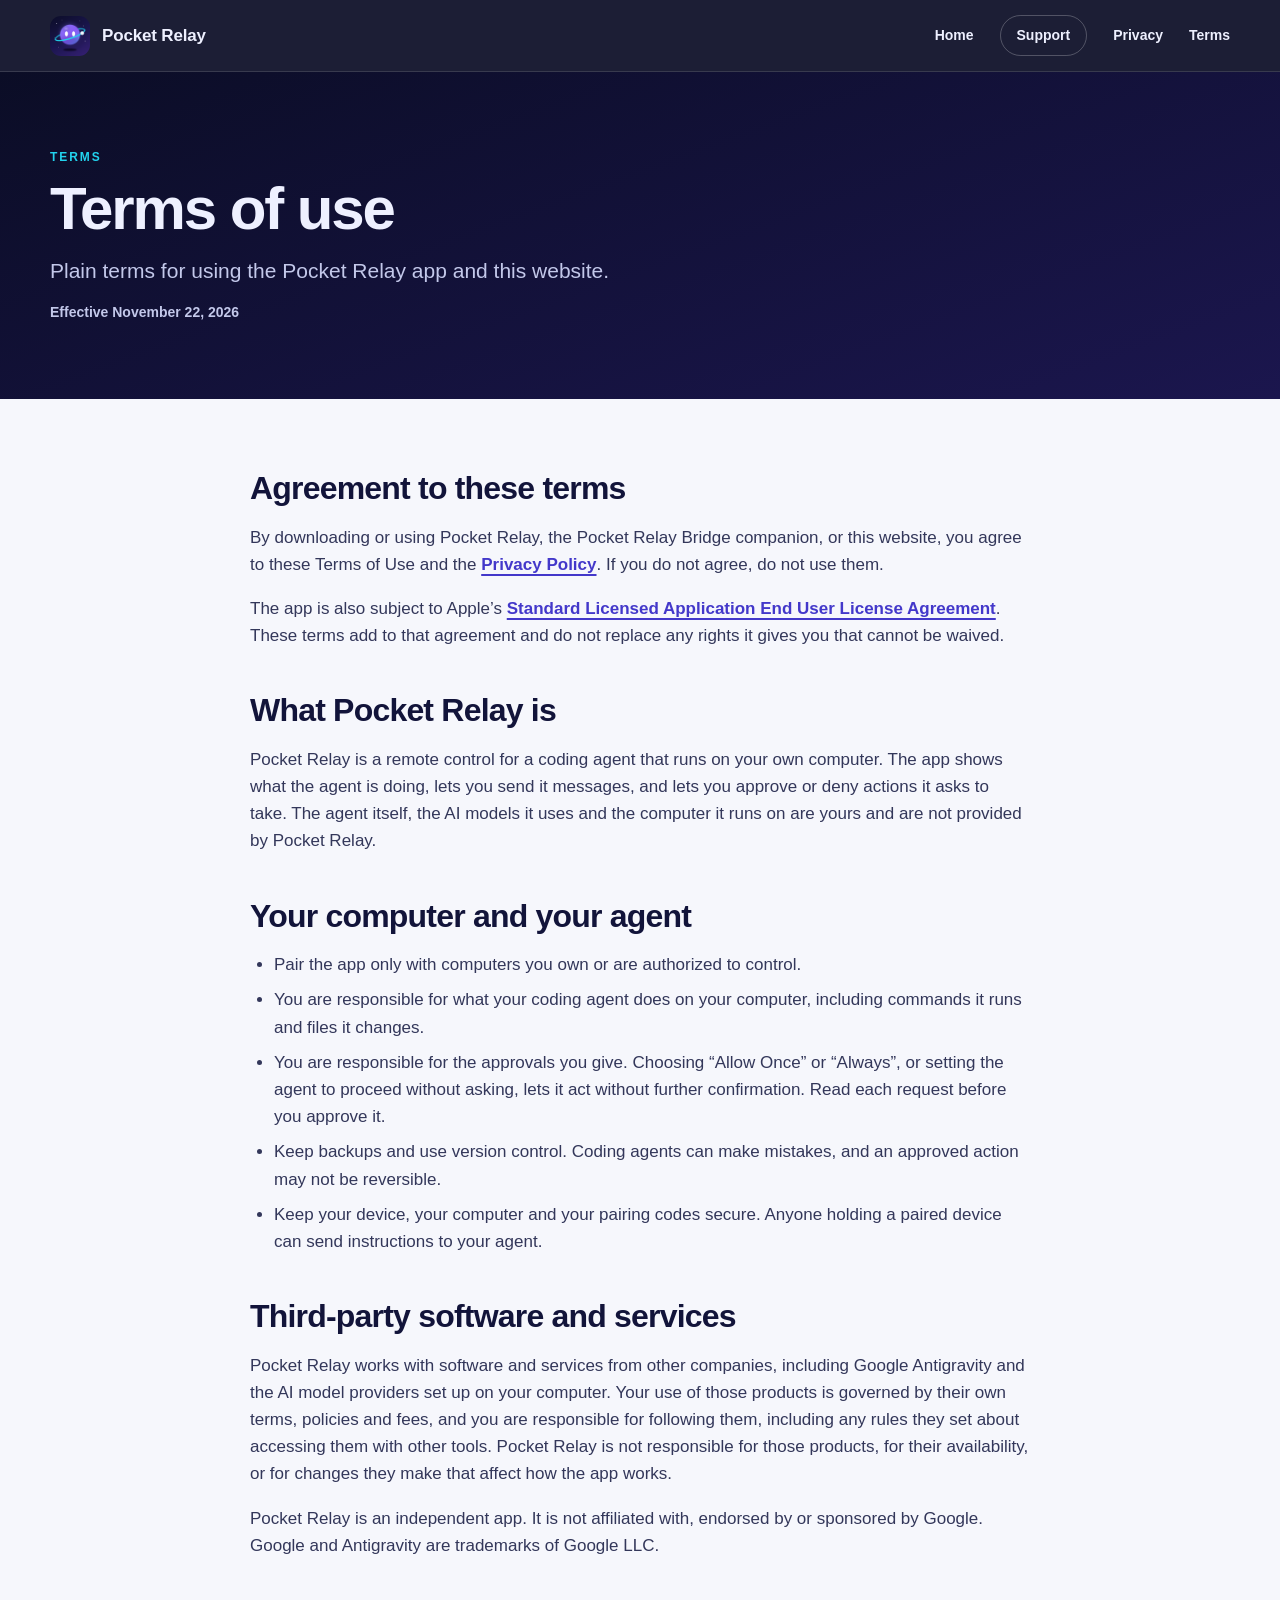
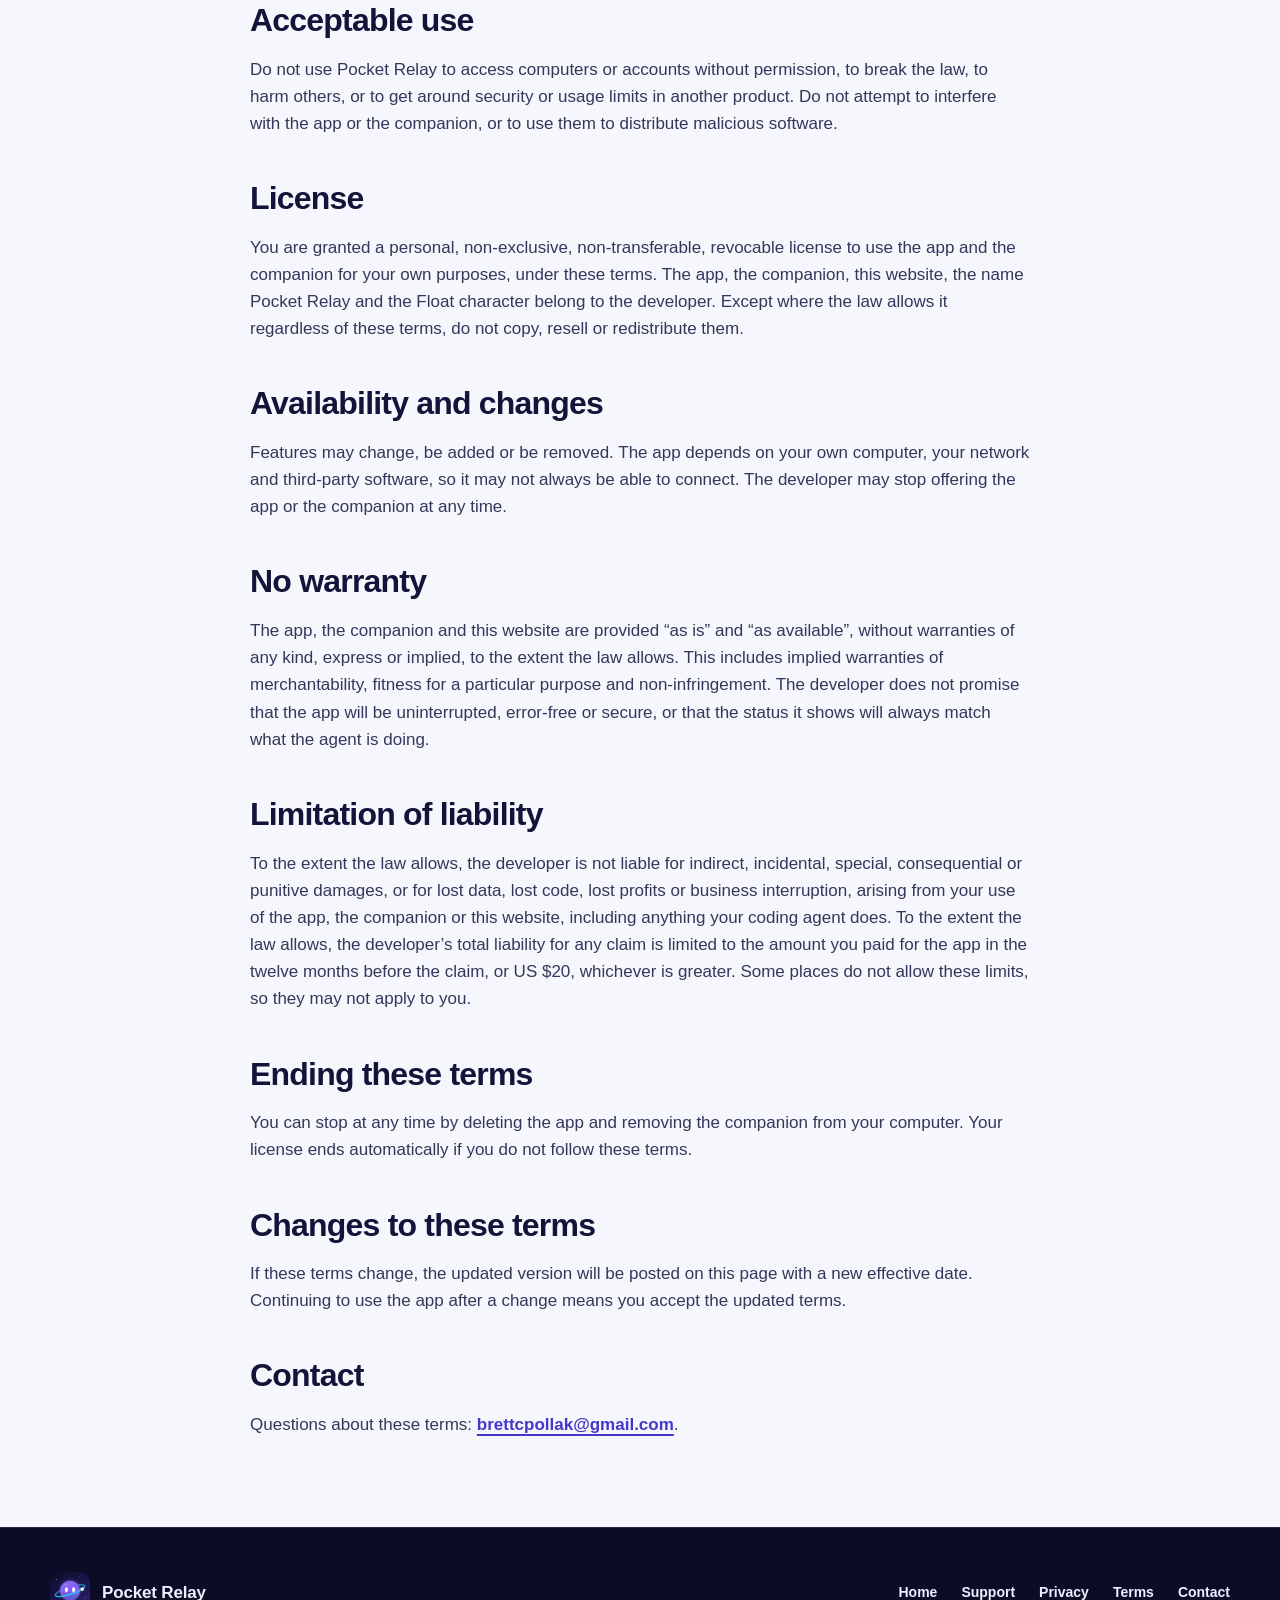
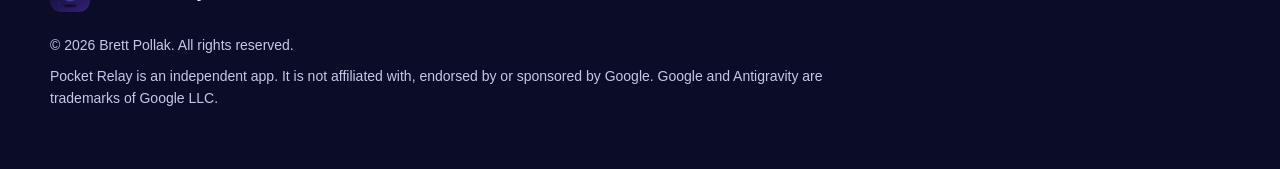
<file: terms/index.html>
<!DOCTYPE html>
<html lang="en">
  <head>
    <meta charset="utf-8">
    <meta name="viewport" content="width=device-width, initial-scale=1">
    <meta name="theme-color" content="#0b0d26">
    <title>Pocket Relay: terms of use for iPhone and iPad</title>
    <meta name="description" content="Terms of use for Pocket Relay, an app for iPhone and iPad that connects to the coding agent on your own computer.">
    <meta name="robots" content="index, follow">
    <link rel="icon" type="image/png" sizes="64x64" href="../assets/favicon.png">
    <link rel="apple-touch-icon" sizes="180x180" href="../assets/apple-touch-icon.png">
    <link rel="stylesheet" href="../assets/styles.css?v=setup1">

    <!-- SITE BASE URL: https://pocketrelay.app/
         Every absolute URL in this file is inside this block (down to END SITE BASE URL).
         To move the site, replace that base string here and in robots.txt and sitemap.xml. -->
    <link rel="canonical" href="https://pocketrelay.app/terms/">
    <meta property="og:type" content="website">
    <meta property="og:site_name" content="Pocket Relay">
    <meta property="og:title" content="Pocket Relay: terms of use for iPhone and iPad">
    <meta property="og:description" content="Terms of use for Pocket Relay, an app for iPhone and iPad that connects to the coding agent on your own computer.">
    <meta property="og:url" content="https://pocketrelay.app/terms/">
    <meta property="og:image" content="https://pocketrelay.app/assets/og.png">
    <meta property="og:image:width" content="1200">
    <meta property="og:image:height" content="630">
    <meta property="og:image:alt" content="The Pocket Relay app icon, a round violet character with a cyan ring, beside the name Pocket Relay.">
    <meta name="twitter:card" content="summary_large_image">
    <meta name="twitter:title" content="Pocket Relay: terms of use for iPhone and iPad">
    <meta name="twitter:description" content="Terms of use for Pocket Relay, an app for iPhone and iPad that connects to the coding agent on your own computer.">
    <meta name="twitter:image" content="https://pocketrelay.app/assets/og.png">
    <meta name="twitter:image:alt" content="The Pocket Relay app icon, a round violet character with a cyan ring, beside the name Pocket Relay.">
    <!-- END SITE BASE URL -->
  </head>
  <body>
    <a class="skip-link" href="#main">Skip to content</a>
    <svg class="visually-hidden" width="0" height="0" aria-hidden="true" focusable="false"><defs><linearGradient id="float-body" x1="0" y1="0" x2="1" y2="1"><stop offset="0" stop-color="#6366f1"/><stop offset="0.5" stop-color="#8b5cf6"/><stop offset="1" stop-color="#06b6d4"/></linearGradient><linearGradient id="float-grey" x1="0" y1="0" x2="1" y2="1"><stop offset="0" stop-color="#9e9e9e"/><stop offset="0.5" stop-color="#808080"/><stop offset="1" stop-color="#949494"/></linearGradient></defs></svg>
    <header class="site-header">
      <a class="brand" href="../" aria-label="Pocket Relay home"><img src="../assets/apple-touch-icon.png" width="40" height="40" alt=""><span>Pocket Relay</span></a>
      <nav aria-label="Primary"><a class="nav-extra" href="../">Home</a><a class="nav-pill" href="../support/">Support</a><a class="nav-extra" href="../privacy/">Privacy</a><a class="nav-extra" href="./" aria-current="page">Terms</a></nav>
    </header>

    <main id="main">
      <header class="page-hero on-dark">
        <div class="shell">
          <p class="eyebrow">Terms</p>
          <h1>Terms of use</h1>
          <p class="lede">Plain terms for using the Pocket Relay app and this website.</p>
          <p class="meta">Effective November 22, 2026</p>
        </div>
      </header>
            <article class="shell prose">
        <h2>Agreement to these terms</h2>
        <p>By downloading or using Pocket Relay, the Pocket Relay Bridge companion, or this website, you agree to these Terms of Use and the <a href="../privacy/">Privacy Policy</a>. If you do not agree, do not use them.</p>
        <p>The app is also subject to Apple’s <a href="https://www.apple.com/legal/internet-services/itunes/dev/stdeula/">Standard Licensed Application End User License Agreement</a>. These terms add to that agreement and do not replace any rights it gives you that cannot be waived.</p>

        <h2>What Pocket Relay is</h2>
        <p>Pocket Relay is a remote control for a coding agent that runs on your own computer. The app shows what the agent is doing, lets you send it messages, and lets you approve or deny actions it asks to take. The agent itself, the AI models it uses and the computer it runs on are yours and are not provided by Pocket Relay.</p>

        <h2>Your computer and your agent</h2>
        <ul>
          <li>Pair the app only with computers you own or are authorized to control.</li>
          <li>You are responsible for what your coding agent does on your computer, including commands it runs and files it changes.</li>
          <li>You are responsible for the approvals you give. Choosing “Allow Once” or “Always”, or setting the agent to proceed without asking, lets it act without further confirmation. Read each request before you approve it.</li>
          <li>Keep backups and use version control. Coding agents can make mistakes, and an approved action may not be reversible.</li>
          <li>Keep your device, your computer and your pairing codes secure. Anyone holding a paired device can send instructions to your agent.</li>
        </ul>

        <h2>Third-party software and services</h2>
        <p>Pocket Relay works with software and services from other companies, including Google Antigravity and the AI model providers set up on your computer. Your use of those products is governed by their own terms, policies and fees, and you are responsible for following them, including any rules they set about accessing them with other tools. Pocket Relay is not responsible for those products, for their availability, or for changes they make that affect how the app works.</p>
        <p>Pocket Relay is an independent app. It is not affiliated with, endorsed by or sponsored by Google. Google and Antigravity are trademarks of Google LLC.</p>

        <h2>Acceptable use</h2>
        <p>Do not use Pocket Relay to access computers or accounts without permission, to break the law, to harm others, or to get around security or usage limits in another product. Do not attempt to interfere with the app or the companion, or to use them to distribute malicious software.</p>

        <h2>License</h2>
        <p>You are granted a personal, non-exclusive, non-transferable, revocable license to use the app and the companion for your own purposes, under these terms. The app, the companion, this website, the name Pocket Relay and the Float character belong to the developer. Except where the law allows it regardless of these terms, do not copy, resell or redistribute them.</p>

        <h2>Availability and changes</h2>
        <p>Features may change, be added or be removed. The app depends on your own computer, your network and third-party software, so it may not always be able to connect. The developer may stop offering the app or the companion at any time.</p>

        <h2>No warranty</h2>
        <p>The app, the companion and this website are provided “as is” and “as available”, without warranties of any kind, express or implied, to the extent the law allows. This includes implied warranties of merchantability, fitness for a particular purpose and non-infringement. The developer does not promise that the app will be uninterrupted, error-free or secure, or that the status it shows will always match what the agent is doing.</p>

        <h2>Limitation of liability</h2>
        <p>To the extent the law allows, the developer is not liable for indirect, incidental, special, consequential or punitive damages, or for lost data, lost code, lost profits or business interruption, arising from your use of the app, the companion or this website, including anything your coding agent does. To the extent the law allows, the developer’s total liability for any claim is limited to the amount you paid for the app in the twelve months before the claim, or US $20, whichever is greater. Some places do not allow these limits, so they may not apply to you.</p>

        <h2>Ending these terms</h2>
        <p>You can stop at any time by deleting the app and removing the companion from your computer. Your license ends automatically if you do not follow these terms.</p>

        <h2>Changes to these terms</h2>
        <p>If these terms change, the updated version will be posted on this page with a new effective date. Continuing to use the app after a change means you accept the updated terms.</p>

        <h2>Contact</h2>
        <p>Questions about these terms: <a href="mailto:brettcpollak@gmail.com">brettcpollak@gmail.com</a>.</p>
      </article>
    </main>
    <footer class="site-footer">
      <div class="shell">
        <div class="footer-top">
          <a class="brand" href="../" aria-label="Pocket Relay home"><img src="../assets/apple-touch-icon.png" width="40" height="40" alt="" loading="lazy"><span>Pocket Relay</span></a>
          <nav aria-label="Footer"><a href="../">Home</a><a href="../support/">Support</a><a href="../privacy/">Privacy</a><a href="../terms/">Terms</a><a href="mailto:brettcpollak@gmail.com">Contact</a></nav>
        </div>
        <p>&copy; 2026 Brett Pollak. All rights reserved.</p>
        <p>Pocket Relay is an independent app. It is not affiliated with, endorsed by or sponsored by Google. Google and Antigravity are trademarks of Google LLC.</p>
      </div>
    </footer>
  </body>
</html>
</file>
<file: assets/styles.css>
/* Pocket Relay site. Plain CSS, no build step. */
:root {
  color-scheme: light;
  --night: #0b0d26;
  --night-2: #1b164e;
  --indigo: #6366f1;
  --indigo-deep: #4338ca;
  --violet: #8b5cf6;
  --cyan: #06b6d4;
  --cyan-bright: #22d3ee;
  --amber: #f59e0b;
  --amber-deep: #92510a;
  --mist: #f6f7fc;
  --white: #ffffff;
  --ink: #12143a;
  --muted: #52577a;
  --on-dark: #eef0ff;
  --on-dark-soft: #c3c8ea;
  --line: #dde1f1;
  --line-dark: rgba(255, 255, 255, 0.12);
  --radius: 26px;
  --shell: min(1180px, calc(100% - 40px));
  --shadow: 0 24px 70px rgba(18, 20, 58, 0.14);
}

* { box-sizing: border-box; }

html { scroll-behavior: smooth; -webkit-text-size-adjust: 100%; }

body {
  margin: 0;
  overflow-x: clip;
  background: var(--mist);
  color: var(--ink);
  font-family: ui-sans-serif, -apple-system, BlinkMacSystemFont, "Segoe UI", Roboto, sans-serif;
  font-size: 17px;
  line-height: 1.6;
  -webkit-font-smoothing: antialiased;
}

img, picture { display: block; max-width: 100%; }
img { height: auto; }

a { color: inherit; text-decoration-thickness: 1.5px; text-underline-offset: 4px; }

a:focus-visible,
summary:focus-visible {
  outline: 3px solid var(--amber);
  outline-offset: 4px;
  border-radius: 6px;
}

h1, h2, h3, p, ul, ol { margin-top: 0; }

.shell { width: var(--shell); margin-inline: auto; }

.skip-link {
  position: fixed;
  left: 16px;
  top: -80px;
  z-index: 100;
  padding: 10px 18px;
  border-radius: 999px;
  background: var(--cyan-bright);
  color: var(--night);
  font-weight: 900;
}
.skip-link:focus { top: 16px; }

.visually-hidden {
  position: absolute;
  width: 1px;
  height: 1px;
  overflow: hidden;
  clip-path: inset(50%);
  white-space: nowrap;
}

/* Header */
.site-header {
  position: sticky;
  top: 0;
  z-index: 20;
  display: flex;
  align-items: center;
  justify-content: space-between;
  gap: 20px;
  min-height: 72px;
  padding: 10px max(20px, calc((100vw - 1180px) / 2));
  border-bottom: 1px solid var(--line-dark);
  background: rgba(11, 13, 38, 0.93);
  color: var(--on-dark);
  -webkit-backdrop-filter: blur(18px);
  backdrop-filter: blur(18px);
}

.brand {
  display: inline-flex;
  align-items: center;
  gap: 12px;
  font-size: 17px;
  font-weight: 900;
  letter-spacing: -0.01em;
  text-decoration: none;
  white-space: nowrap;
}
.brand img { border-radius: 11px; }

.site-header nav { display: flex; align-items: center; gap: clamp(14px, 2.2vw, 26px); }
.site-header nav a { font-size: 14px; font-weight: 800; text-decoration: none; white-space: nowrap; }
.site-header nav a:hover { color: var(--cyan-bright); }
.site-header nav a.nav-pill {
  padding: 8px 16px;
  border: 1px solid rgba(255, 255, 255, 0.24);
  border-radius: 999px;
}
.site-header nav a.nav-pill:hover { border-color: var(--cyan-bright); }

/* Type */
.eyebrow {
  margin-bottom: 12px;
  color: var(--indigo-deep);
  font-size: 12px;
  font-weight: 900;
  letter-spacing: 0.16em;
  text-transform: uppercase;
}
.on-dark .eyebrow { color: var(--cyan-bright); }
.eyebrow .live-dot {
  display: inline-block;
  width: 8px;
  height: 8px;
  margin-right: 10px;
  border-radius: 50%;
  background: #34d399;
  box-shadow: 0 0 0 4px rgba(52, 211, 153, 0.25);
  vertical-align: 1px;
}

h1 {
  margin-bottom: 24px;
  font-size: clamp(40px, 5.6vw, 74px);
  font-weight: 900;
  line-height: 1;
  letter-spacing: -0.035em;
  text-wrap: balance;
}

h2 {
  margin-bottom: 18px;
  font-size: clamp(30px, 3.4vw, 46px);
  font-weight: 900;
  line-height: 1.08;
  letter-spacing: -0.035em;
  text-wrap: balance;
}

h3 { margin-bottom: 6px; font-size: 18px; line-height: 1.25; letter-spacing: -0.015em; }

.lede { max-width: 620px; color: var(--muted); font-size: clamp(18px, 1.7vw, 21px); line-height: 1.5; }
.on-dark .lede { color: var(--on-dark-soft); }

/* Buttons */
.button {
  display: inline-flex;
  align-items: center;
  justify-content: center;
  min-height: 54px;
  padding: 0 26px;
  border: 1px solid transparent;
  border-radius: 999px;
  font-size: 15px;
  font-weight: 900;
  text-decoration: none;
  transition: transform 160ms ease, border-color 160ms ease, background-color 160ms ease;
}
.button.ghost { border-color: rgba(255, 255, 255, 0.28); background: rgba(255, 255, 255, 0.06); color: var(--on-dark); }
.button.ghost:hover { border-color: var(--cyan-bright); transform: translateY(-1px); }
.button.solid { background: var(--indigo-deep); color: var(--white); }
.button.solid:hover { background: #3730a3; transform: translateY(-1px); }

.soon-pill {
  display: inline-flex;
  align-items: center;
  gap: 12px;
  min-height: 54px;
  padding: 0 26px 0 20px;
  border-radius: 999px;
  background: var(--white);
  color: var(--night);
  font-size: 15px;
  font-weight: 900;
  box-shadow: 0 0 0 4px rgba(34, 211, 238, 0.2), 0 14px 40px rgba(99, 102, 241, 0.35);
  cursor: pointer;
  text-decoration: none;
}
.soon-pill::before {
  content: "";
  width: 10px;
  height: 10px;
  flex: none;
  border-radius: 50%;
  background: #34d399;
  box-shadow: 0 0 0 4px rgba(52, 211, 153, 0.25);
}

.cta-row { display: flex; flex-wrap: wrap; align-items: center; gap: 12px; }
.cta-note { margin: 16px 0 0; color: var(--on-dark-soft); font-size: 14px; }

/* Hero */
.hero {
  position: relative;
  overflow: hidden;
  background:
    radial-gradient(circle at 78% 30%, rgba(139, 92, 246, 0.34), transparent 42%),
    radial-gradient(circle at 12% 88%, rgba(6, 182, 212, 0.16), transparent 40%),
    linear-gradient(160deg, var(--night) 0%, var(--night-2) 100%);
  color: var(--on-dark);
}

/* A still field of small stars. */
.hero::before {
  content: "";
  position: absolute;
  inset: 0;
  pointer-events: none;
  opacity: 0.7;
  background-image:
    radial-gradient(1.5px 1.5px at 8% 18%, #fff, transparent 100%),
    radial-gradient(1px 1px at 22% 64%, #fff, transparent 100%),
    radial-gradient(1.5px 1.5px at 37% 9%, #c7d2fe, transparent 100%),
    radial-gradient(1px 1px at 48% 78%, #fff, transparent 100%),
    radial-gradient(1.5px 1.5px at 58% 22%, #a5f3fc, transparent 100%),
    radial-gradient(1px 1px at 69% 91%, #fff, transparent 100%),
    radial-gradient(1.5px 1.5px at 83% 12%, #fff, transparent 100%),
    radial-gradient(1px 1px at 94% 55%, #c7d2fe, transparent 100%),
    radial-gradient(1px 1px at 3% 82%, #a5f3fc, transparent 100%),
    radial-gradient(1px 1px at 31% 38%, #fff, transparent 100%);
}

.hero-grid {
  position: relative;
  display: grid;
  grid-template-columns: minmax(0, 1fr) auto;
  align-items: center;
  gap: clamp(32px, 5vw, 72px);
  padding-block: clamp(48px, 7vw, 88px);
}

.hero-copy .lede { margin-bottom: 32px; font-size: clamp(19px, 2vw, 24px); }

.hero-visual { display: flex; align-items: flex-end; gap: 8px; }
.hero-float { width: clamp(150px, 17vw, 210px); margin-bottom: 9%; flex: none; }
.hero-visual .phone { width: clamp(250px, 26vw, 320px); }

/* Phone frame */
.phone {
  overflow: hidden;
  width: min(300px, 100%);
  border: 11px solid #15173c;
  border-radius: 52px;
  background: #15173c;
  box-shadow: 0 0 0 1px rgba(255, 255, 255, 0.16), 0 30px 80px rgba(11, 13, 38, 0.38), 0 20px 70px rgba(99, 102, 241, 0.22);
}
.phone img, .phone video { display: block; width: 100%; height: auto; border-radius: 40px; }

/* Feature strip */
.strip { border-bottom: 1px solid var(--line); background: var(--white); }
.strip-grid { display: grid; grid-template-columns: repeat(5, 1fr); margin-block: 0; padding: 0; list-style: none; }
.strip-grid li { display: grid; align-content: start; gap: 2px; padding: 26px clamp(14px, 2vw, 26px); border-right: 1px solid var(--line); }
.strip-grid li:last-child { border-right: 0; }
.strip-grid li:first-child { padding-left: 0; }
.strip-grid strong { font-size: 16px; line-height: 1.3; }
.strip-grid span { color: var(--muted); font-size: 14px; line-height: 1.45; }

/* Bands */
.band { padding-block: clamp(64px, 8vw, 110px); }
.band.light { background: var(--mist); }
.band.white { background: var(--white); }
.band.dark {
  background: linear-gradient(170deg, var(--night) 0%, var(--night-2) 100%);
  color: var(--on-dark);
}

.feature-grid {
  display: grid;
  grid-template-columns: minmax(0, 1fr) clamp(250px, 26vw, 300px);
  align-items: center;
  gap: clamp(36px, 6vw, 90px);
}
.feature-grid.flip { grid-template-columns: clamp(250px, 26vw, 300px) minmax(0, 1fr); }
.feature-grid.flip .feature-visual { order: -1; }
.feature-visual { justify-self: center; width: 100%; max-width: 300px; }

.points { display: grid; grid-template-columns: repeat(2, minmax(0, 1fr)); gap: 14px; margin-top: 28px; }
.points > div {
  padding: 20px 22px;
  border: 1px solid var(--line);
  border-radius: var(--radius);
  background: var(--white);
}
.points p { margin: 0; color: var(--muted); font-size: 15px; line-height: 1.5; }
.on-dark .points > div { border-color: var(--line-dark); background: rgba(255, 255, 255, 0.05); }
.on-dark .points p { color: var(--on-dark-soft); }
.points .needs-you { border-color: rgba(245, 158, 11, 0.6); }
.points .needs-you h3 { color: #fbbf24; }

.text-link { color: var(--indigo-deep); font-weight: 800; }
.on-dark .text-link { color: var(--cyan-bright); }

/* Float poses */
.poses { display: grid; grid-template-columns: repeat(4, minmax(0, 1fr)); gap: 12px; margin: 30px 0 0; padding: 0; list-style: none; }
.poses li {
  display: grid;
  justify-items: center;
  align-content: start;
  gap: 6px;
  padding: 16px 8px 14px;
  border: 1px solid var(--line);
  border-radius: var(--radius);
  background: var(--white);
  text-align: center;
  font-size: 13.5px;
  font-weight: 800;
  line-height: 1.25;
}
.poses li.needs-you { border-color: var(--amber); background: #fffaf0; }
.poses .float { width: min(92px, 100%); }

/* Pairing */
.pair-methods { display: grid; grid-template-columns: repeat(2, minmax(0, 1fr)); gap: 14px; margin-top: 28px; }
.pair-methods > div { padding: 22px 24px; border: 1px solid var(--line); border-radius: var(--radius); background: var(--white); }
.pair-methods .tag { display: inline-block; margin-bottom: 10px; padding: 3px 12px; border-radius: 999px; background: #e7e9ff; color: var(--indigo-deep); font-size: 12px; font-weight: 900; letter-spacing: 0.06em; text-transform: uppercase; }
.steps { display: grid; gap: 10px; margin: 12px 0 0; padding: 0; list-style: none; counter-reset: step; }
.steps li { position: relative; padding-left: 40px; color: var(--muted); font-size: 15px; line-height: 1.5; counter-increment: step; }
.steps li::before {
  content: counter(step);
  position: absolute;
  left: 0;
  top: 0;
  display: grid;
  place-items: center;
  width: 28px;
  height: 28px;
  border-radius: 50%;
  background: var(--indigo-deep);
  color: var(--white);
  font-size: 13px;
  font-weight: 900;
}
.aside-note { margin: 22px 0 0; color: var(--muted); font-size: 15px; }
.on-dark .aside-note { color: var(--on-dark-soft); }

/* Privacy band */
.privacy-head { max-width: 760px; }
.privacy-grid { display: grid; grid-template-columns: repeat(3, minmax(0, 1fr)); gap: 14px; margin-top: 34px; }
.privacy-grid > div { padding: 24px; border: 1px solid var(--line-dark); border-radius: var(--radius); background: rgba(255, 255, 255, 0.05); }
.privacy-grid p { margin: 0; color: var(--on-dark-soft); font-size: 15px; line-height: 1.5; }

/* Why + FAQ */
.narrow { max-width: 780px; }
.why .note { font-size: clamp(19px, 2vw, 23px); line-height: 1.5; }
.why .signature { margin: 0; color: var(--muted); font-size: 15px; font-weight: 800; }

.faq-list { display: grid; gap: 10px; margin-top: 28px; }
.faq-list details { border: 1px solid var(--line); border-radius: 20px; background: var(--white); }
.faq-list summary {
  display: flex;
  align-items: center;
  justify-content: space-between;
  gap: 16px;
  padding: 18px 22px;
  font-weight: 800;
  cursor: pointer;
  list-style: none;
}
.faq-list summary::-webkit-details-marker { display: none; }
.faq-list summary::after { content: "+"; flex: none; color: var(--indigo-deep); font-size: 24px; font-weight: 700; line-height: 1; }
.faq-list details[open] summary::after { content: "\2212"; }
.faq-list details p { margin: 0; padding: 0 22px 20px; color: var(--muted); }

/* Closing CTA */
.closing { text-align: center; }
.closing .lede { margin-inline: auto; }
.closing .cta-row { justify-content: center; margin-top: 30px; }
.closing-float { width: 120px; margin: 0 auto 10px; }

/* Footer */
.site-footer { padding-block: 44px 52px; border-top: 1px solid var(--line-dark); background: var(--night); color: var(--on-dark-soft); font-size: 14px; }
.footer-top { display: flex; flex-wrap: wrap; align-items: center; justify-content: space-between; gap: 18px; margin-bottom: 22px; }
.site-footer .brand { color: var(--on-dark); }
.site-footer nav { display: flex; flex-wrap: wrap; gap: 8px 24px; }
.site-footer nav a { color: var(--on-dark); font-weight: 800; text-decoration: none; }
.site-footer nav a:hover { color: var(--cyan-bright); }
.site-footer p { max-width: 820px; margin: 0 0 8px; }

/* Subpages */
.page-hero { background: linear-gradient(160deg, var(--night) 0%, var(--night-2) 100%); color: var(--on-dark); padding-block: clamp(44px, 6vw, 76px); }
.page-hero h1 { font-size: clamp(36px, 5vw, 60px); margin-bottom: 16px; }
.page-hero .lede { margin-bottom: 0; }
.page-hero .meta { margin: 14px 0 0; color: var(--on-dark-soft); font-size: 14px; font-weight: 800; }

.prose { max-width: 780px; padding-block: clamp(40px, 6vw, 72px); }
.prose h2 { margin-top: 44px; font-size: clamp(24px, 2.6vw, 32px); letter-spacing: -0.025em; }
.prose h2:first-child { margin-top: 0; }
.prose h3 { margin-top: 26px; }
.prose p, .prose li { color: #33375a; }
.prose a { color: var(--indigo-deep); font-weight: 700; }
.prose ol, .prose ul { padding-left: 24px; }
.prose li { margin-bottom: 8px; }
.callout { margin: 0 0 28px; padding: 20px 24px; border: 1px solid var(--line); border-left: 5px solid var(--indigo); border-radius: 18px; background: var(--white); }
.callout p:last-child { margin-bottom: 0; }

.notfound { display: grid; justify-items: center; gap: 6px; padding-block: clamp(56px, 9vw, 110px); text-align: center; }
.notfound .float { width: 150px; }
.notfound .cta-row { justify-content: center; margin-top: 12px; }

/* ---------------------------------------------------------------
   Float, the app's character. A web port of the app's drawing code:
   same proportions (100-unit box, body radius 26), same timings.
   Base styles are the still pose; motion is added only when the
   visitor has not asked for reduced motion.
   --------------------------------------------------------------- */
.float { display: block; width: 100%; height: auto; overflow: visible; --h: 1.848s; --amp: 5.5px; --orbit: 4.62s; }
.float--thinking { --h: 0.924s; --orbit: 2.31s; }
.float--command, .float--reading, .float--editing, .float--searching { --h: 1.309s; --amp: 3.5px; --orbit: 3.272s; }
.float--waiting { --h: 2.417s; --amp: 3px; --orbit: 6.042s; }
.float--done { --orbit: 1.571s; }
.float--failed { --h: 3.491s; --amp: 1.2px; }

.fl-shadow { fill: #000; fill-opacity: 0.17; transform-box: fill-box; transform-origin: center; transform: scaleX(0.85); }
.on-dark .fl-shadow { fill-opacity: 0.5; }
.float--done .fl-shadow { transform: none; }
.float--failed .fl-shadow { transform: scaleX(1.05); fill-opacity: 0.18; }
.fl-ring { fill: none; stroke: #06b6d4; stroke-width: 3; stroke-linecap: round; }
.fl-ring--far { stroke-opacity: 0.45; }
.fl-ring--near { stroke-opacity: 0.9; }
.fl-moon { fill: #06b6d4; }
.fl-moon--near { opacity: 0; }
.float--failed .fl-ring { stroke: #8e8e93; }
.float--failed .fl-moon { fill: #8e8e93; opacity: 1; }
.fl-eye { fill: #fff; transform-box: fill-box; transform-origin: center; }
.fl-eye-line { fill: none; stroke: #fff; stroke-linecap: round; }
.fl-line { fill: #8e8e93; fill-opacity: 0.35; }
.fl-line--first { fill: #8b5cf6; fill-opacity: 1; }
.fl-bit { transform-box: fill-box; transform-origin: center; }
.fl-ask { transform-origin: 80px 20px; }
.fl-ask text { fill: #fff; font: 900 22px ui-rounded, "SF Pro Rounded", -apple-system, BlinkMacSystemFont, "Segoe UI", sans-serif; }
.fl-spark { fill: none; stroke-width: 3; stroke-linecap: round; transform: scale(0.4); opacity: 0.5; }

@media (prefers-reduced-motion: no-preference) {
  .fl-bob { animation: fl-bob var(--h) cubic-bezier(0.37, 0, 0.63, 1) calc(var(--h) / -2) infinite alternate; }
  .fl-shadow { animation: fl-shadow var(--h) cubic-bezier(0.37, 0, 0.63, 1) calc(var(--h) / -2) infinite alternate; }
  .float--done .fl-bob { animation: fl-bounce 0.628s infinite; }
  .float--done .fl-shadow { animation: fl-bounce-shadow 0.628s infinite; }
  .float--failed .fl-shadow { animation: none; }

  .fl-mx { animation: fl-mx calc(var(--orbit) / 2) cubic-bezier(0.37, 0, 0.63, 1) infinite alternate; }
  .fl-my { animation: fl-my calc(var(--orbit) / 2) cubic-bezier(0.37, 0, 0.63, 1) calc(var(--orbit) / -4) infinite alternate; }
  .fl-moon--near { animation: fl-near var(--orbit) step-end infinite; }
  .fl-moon--far { animation: fl-far var(--orbit) step-end infinite; }

  .fl-eye { animation: fl-blink 3.4s step-end infinite; }
  .float--thinking .fl-look { animation: fl-look-think 2.244s cubic-bezier(0.37, 0, 0.63, 1) -1.122s infinite alternate; }
  .float--reading .fl-look { animation: fl-look-read 1.047s cubic-bezier(0.37, 0, 0.63, 1) -0.524s infinite alternate; }

  .fl-bit { animation: fl-bit 2.222s linear infinite; }
  .fl-prop { animation: fl-prop var(--h) cubic-bezier(0.37, 0, 0.63, 1) calc(var(--h) / -2) infinite alternate; }
  .fl-cursor { animation: fl-cursor 0.9s step-end infinite; }
  .fl-line { animation: fl-line 1.818s step-end infinite; }
  .fl-pen-x { animation: fl-pen-x 0.4545s linear infinite; }
  .fl-pen-y { animation: fl-pen-y 1.818s step-end infinite; }
  .fl-sx { animation: fl-sx 1.208s cubic-bezier(0.37, 0, 0.63, 1) infinite alternate; }
  .fl-sy { animation: fl-sy 1.208s cubic-bezier(0.37, 0, 0.63, 1) -0.604s infinite alternate; }
  .fl-ask { animation: fl-ask 0.785s cubic-bezier(0.37, 0, 0.63, 1) -0.393s infinite alternate; }
  .fl-spark { animation: fl-spark 0.491s ease-out infinite alternate; }
}

@keyframes fl-bob { from { transform: translateY(calc(var(--amp) * -1)); } to { transform: translateY(var(--amp)); } }
@keyframes fl-shadow { from { transform: scaleX(0.7); } to { transform: scaleX(1); } }
@keyframes fl-bounce {
  0%, 100% { transform: translateY(9px); animation-timing-function: ease-out; }
  50% { transform: translateY(-9px); animation-timing-function: ease-in; }
}
@keyframes fl-bounce-shadow {
  0%, 100% { transform: scaleX(1); animation-timing-function: ease-out; }
  50% { transform: scaleX(0.7); animation-timing-function: ease-in; }
}
@keyframes fl-mx { from { transform: translateX(40.3px); } to { transform: translateX(-40.3px); } }
@keyframes fl-my { from { transform: translateY(-10.4px); } to { transform: translateY(10.4px); } }
@keyframes fl-near { 0% { opacity: 1; } 50%, 100% { opacity: 0; } }
@keyframes fl-far { 0% { opacity: 0; } 50%, 100% { opacity: 1; } }
@keyframes fl-blink { 0% { transform: scaleY(0.12); } 3.8%, 100% { transform: scaleY(1); } }
@keyframes fl-look-think { from { transform: translateX(-4.16px); } to { transform: translateX(4.16px); } }
@keyframes fl-look-read { from { transform: translateX(0.52px); } to { transform: translateX(4.68px); } }
@keyframes fl-bit {
  0% { transform: translateY(0) rotate(0deg); opacity: 0; }
  50% { opacity: 0.75; }
  100% { transform: translateY(-80px) rotate(360deg); opacity: 0; }
}
@keyframes fl-prop { from { transform: translateY(-1.5px); } to { transform: translateY(1.5px); } }
@keyframes fl-cursor { 0% { opacity: 1; } 55.6%, 100% { opacity: 0; } }
@keyframes fl-line { 0% { fill: #8b5cf6; fill-opacity: 1; } 25%, 100% { fill: #8e8e93; fill-opacity: 0.35; } }
@keyframes fl-pen-x { from { transform: translateX(0); } to { transform: translateX(20px); } }
@keyframes fl-pen-y {
  0% { transform: translateY(0); }
  25% { transform: translateY(7.5px); }
  50% { transform: translateY(15px); }
  75%, 100% { transform: translateY(22.5px); }
}
@keyframes fl-sx { from { transform: translateX(6px); } to { transform: translateX(-6px); } }
@keyframes fl-sy { from { transform: translateY(-5px); } to { transform: translateY(5px); } }
@keyframes fl-ask { from { transform: scale(0.92); } to { transform: scale(1.08); } }
@keyframes fl-spark { from { transform: scale(0.4); opacity: 0.5; } to { transform: scale(1); opacity: 1; } }

/* Responsive */
@media (max-width: 1020px) {
  .strip-grid { grid-template-columns: repeat(2, 1fr); }
  .strip-grid li { border-right: 0; border-bottom: 1px solid var(--line); }
  .strip-grid li:nth-child(odd) { border-right: 1px solid var(--line); padding-left: 0; }
  .strip-grid li:last-child { grid-column: 1 / -1; border-right: 0; border-bottom: 0; }
  .privacy-grid { grid-template-columns: repeat(2, minmax(0, 1fr)); }
}

@media (max-width: 900px) {
  .hero-grid, .feature-grid, .feature-grid.flip { grid-template-columns: minmax(0, 1fr); }
  .hero-visual { justify-content: center; }
  .feature-grid.flip .feature-visual { order: 0; }
  .site-header nav a.nav-anchor { display: none; }
}

@media (max-width: 620px) {
  body { font-size: 16px; }
  .site-header nav a.nav-extra { display: none; }
  .hero-visual { flex-direction: column; align-items: center; gap: 0; }
  .hero-float { width: 150px; margin-bottom: 4px; }
  .hero-visual .phone { width: min(290px, 100%); }
  .points, .pair-methods, .privacy-grid { grid-template-columns: minmax(0, 1fr); }
  .poses { grid-template-columns: repeat(2, minmax(0, 1fr)); }
  .phone { border-width: 9px; border-radius: 46px; }
  .phone img, .phone video { border-radius: 36px; }
  .cta-row .button, .cta-row .soon-pill { width: 100%; }
  .soon-pill { justify-content: center; padding-inline: 18px; }
}

@media (max-width: 400px) {
  .strip-grid { grid-template-columns: minmax(0, 1fr); }
  .strip-grid li, .strip-grid li:nth-child(odd) { border-right: 0; border-bottom: 1px solid var(--line); padding-inline: 0; }
  .strip-grid li:last-child { border-bottom: 0; }
  .brand { font-size: 16px; gap: 10px; }
}

@media (prefers-reduced-motion: reduce) {
  html { scroll-behavior: auto; }
  *, *::before, *::after { animation: none !important; transition: none !important; }
}

/* Copyable install commands */
.prose pre.command { margin: 12px 0 18px; padding: 14px 16px; border-radius: 14px; background: #0b0d26; color: #e6e8ff; overflow-x: auto; font-size: 13.5px; line-height: 1.5; }
.prose pre.command code { font-family: ui-monospace, SFMono-Regular, Menlo, Consolas, monospace; white-space: pre; user-select: all; }
.band .lede a { color: inherit; font-weight: 700; text-decoration: underline; text-underline-offset: 3px; }

/* Setup page */
.setup-steps { list-style: none; padding: 0 !important; margin: 0 0 40px; counter-reset: step; }
.setup-steps > li { position: relative; counter-increment: step; margin: 0 0 22px; padding: 26px 26px 10px 92px; border: 1px solid var(--line); border-radius: 22px; background: var(--white); }
.setup-steps > li::before { content: counter(step); position: absolute; left: 24px; top: 26px; width: 48px; height: 48px; border-radius: 50%; display: grid; place-items: center; font-size: 24px; font-weight: 900; color: #fff; background: linear-gradient(135deg, #6366f1, #8b5cf6 55%, #06b6d4); }
.setup-steps h2 { margin-top: 2px !important; }
.setup-steps h3 { font-size: 16px; margin-top: 18px; }
.step-where { margin: 0 0 4px; font-size: 13px; font-weight: 900; letter-spacing: .12em; text-transform: uppercase; color: var(--indigo-deep); }
.step-check { padding: 12px 16px; border-radius: 14px; background: #ecfdf5; color: #065f46 !important; font-weight: 600; }
.prose code { font-family: ui-monospace, SFMono-Regular, Menlo, Consolas, monospace; font-size: .92em; }
.fine-print { margin-top: 36px; font-size: 14px; color: #6b6f8f !important; }
.on-phone { display: none; }
@media (max-width: 820px) and (hover: none) { .on-phone { display: block; } }
@media (max-width: 560px) { .setup-steps > li { padding: 74px 18px 6px; } .setup-steps > li::before { left: 18px; top: 18px; } }
.setup-steps pre.command { position: relative; padding-right: 84px; }
.setup-steps pre.command code { white-space: pre-wrap; word-break: break-all; }
.copy-btn { position: absolute; top: 8px; right: 8px; padding: 6px 12px; border: 1px solid rgba(255,255,255,.25); border-radius: 10px; background: rgba(255,255,255,.08); color: #e6e8ff; font: 800 12px/1 system-ui, sans-serif; cursor: pointer; }
.copy-btn:hover { border-color: var(--cyan-bright); }
</file>
